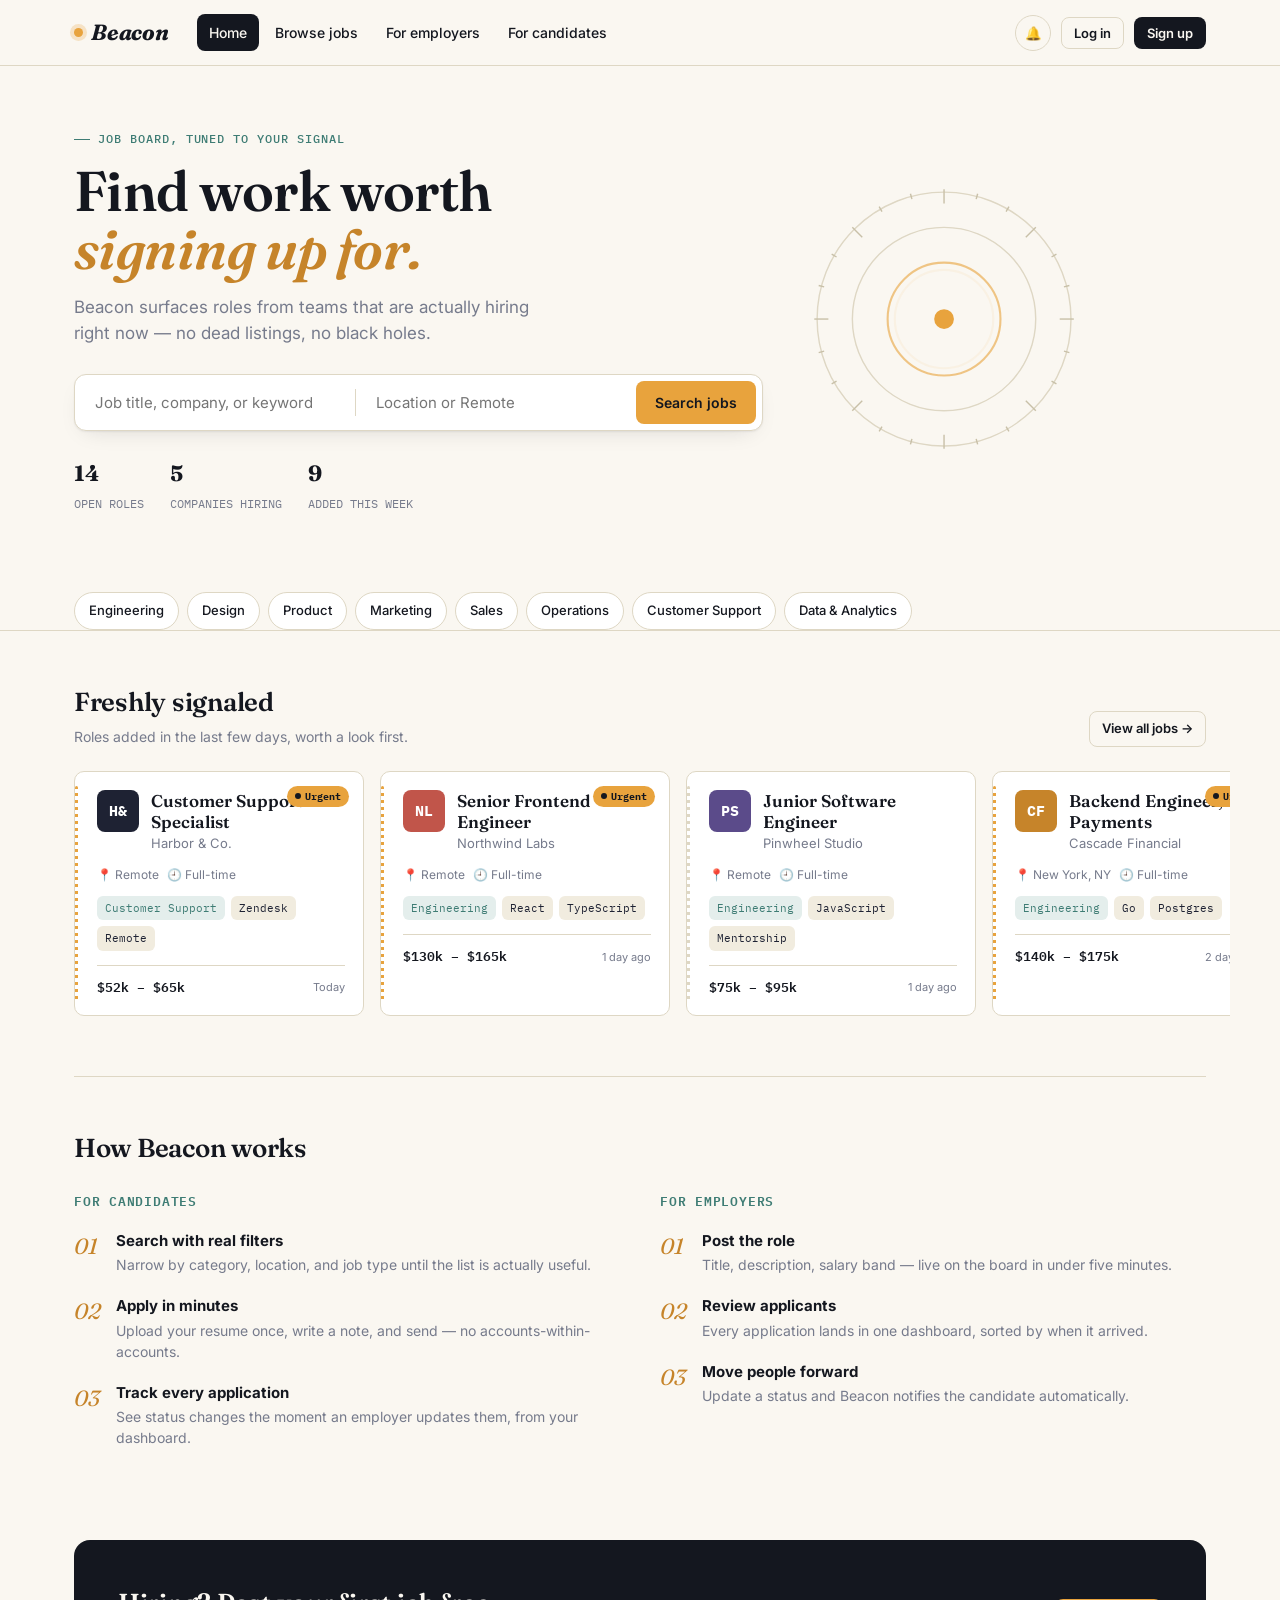
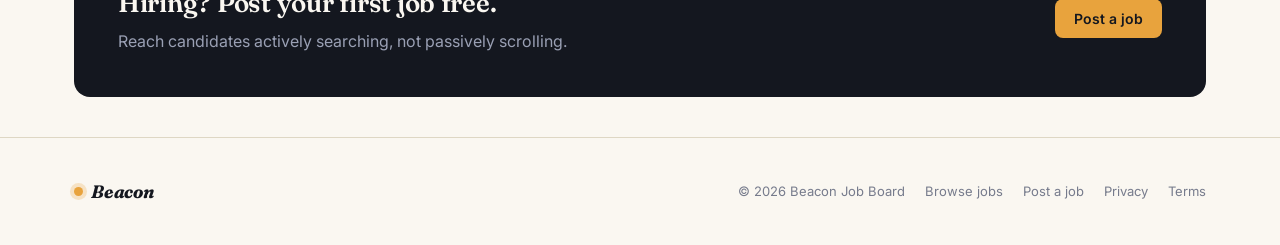
<file: index.html>
<!DOCTYPE html>
<html lang="en">
<head>
<meta charset="UTF-8">
<meta name="viewport" content="width=device-width, initial-scale=1.0">
<title>Beacon — Find work worth signing up for</title>
<link rel="preconnect" href="https://fonts.googleapis.com">
<link href="https://fonts.googleapis.com/css2?family=Fraunces:ital,opsz,wght@0,9..144,400;0,9..144,600;0,9..144,700;1,9..144,600&family=Inter:wght@400;500;600;700&family=IBM+Plex+Mono:wght@400;500&display=swap" rel="stylesheet">
<style>
/* ============ TOKENS ============ */
:root{
  --ink:#14171F;
  --ink-soft:#1E2233;
  --paper:#FAF7F1;
  --paper-dim:#F1ECDF;
  --line:#DED7C4;
  --line-dark:#333750;
  --amber:#E8A33D;
  --amber-dark:#C6842A;
  --teal:#3E7C74;
  --teal-dim:#E4EEEC;
  --rose:#C1554A;
  --rose-dim:#F6E4E2;
  --text-muted:#767B8C;
  --text-on-dark-muted:#9AA0B4;
  --radius:10px;
  --shadow:0 1px 2px rgba(20,23,31,0.06), 0 8px 24px -12px rgba(20,23,31,0.18);
  --serif:'Fraunces', Georgia, serif;
  --sans:'Inter', -apple-system, BlinkMacSystemFont, sans-serif;
  --mono:'IBM Plex Mono', monospace;
}
*{box-sizing:border-box;}
html,body{margin:0;padding:0;}
body{
  font-family:var(--sans);
  background:var(--paper);
  color:var(--ink);
  -webkit-font-smoothing:antialiased;
  line-height:1.5;
}
a{color:inherit;text-decoration:none;}
button{font-family:inherit;cursor:pointer;}
input,select,textarea{font-family:inherit;}
h1,h2,h3,h4{font-family:var(--serif);font-weight:600;margin:0;letter-spacing:-0.01em;}
p{margin:0;}
img{max-width:100%;display:block;}
::selection{background:var(--amber);color:var(--ink);}
:focus-visible{outline:2px solid var(--amber-dark);outline-offset:2px;}

.wrap{max-width:1180px;margin:0 auto;padding:0 24px;}
@media(max-width:640px){.wrap{padding:0 16px;}}

/* ============ NAV ============ */
.nav{
  position:sticky;top:0;z-index:40;
  background:rgba(250,247,241,0.92);
  backdrop-filter:blur(10px);
  border-bottom:1px solid var(--line);
}
.nav-inner{max-width:1180px;margin:0 auto;padding:14px 24px;display:flex;align-items:center;gap:28px;}
.brand{display:flex;align-items:center;gap:8px;font-family:var(--serif);font-style:italic;font-weight:700;font-size:22px;letter-spacing:-0.01em;}
.brand-dot{width:9px;height:9px;border-radius:50%;background:var(--amber);box-shadow:0 0 0 4px rgba(232,163,61,0.25);flex-shrink:0;}
.nav-links{display:flex;gap:4px;flex:1;}
.nav-link{padding:8px 12px;border-radius:8px;font-size:14px;font-weight:500;color:var(--ink);}
.nav-link:hover{background:var(--paper-dim);}
.nav-link.active{background:var(--ink);color:var(--paper);}
.nav-right{display:flex;align-items:center;gap:10px;}
.icon-btn{width:36px;height:36px;border-radius:50%;border:1px solid var(--line);background:transparent;display:flex;align-items:center;justify-content:center;position:relative;}
.icon-btn:hover{background:var(--paper-dim);}
.badge-count{position:absolute;top:-4px;right:-4px;background:var(--rose);color:#fff;font-size:10px;font-weight:700;min-width:16px;height:16px;border-radius:8px;display:flex;align-items:center;justify-content:center;padding:0 3px;font-family:var(--mono);}
.btn{
  display:inline-flex;align-items:center;gap:6px;justify-content:center;
  padding:10px 18px;border-radius:8px;font-size:14px;font-weight:600;border:1px solid transparent;
  transition:transform .12s ease, background .12s ease;
}
.btn:active{transform:scale(0.97);}
.btn-primary{background:var(--ink);color:var(--paper);}
.btn-primary:hover{background:var(--ink-soft);}
.btn-amber{background:var(--amber);color:var(--ink);}
.btn-amber:hover{background:var(--amber-dark);}
.btn-ghost{background:transparent;border-color:var(--line);color:var(--ink);}
.btn-ghost:hover{background:var(--paper-dim);}
.btn-sm{padding:7px 12px;font-size:13px;}
.btn-danger{background:var(--rose-dim);color:var(--rose);}
.btn-danger:hover{background:#f0d2ce;}
.btn-block{width:100%;}
.user-chip{display:flex;align-items:center;gap:8px;padding:5px 12px 5px 5px;border-radius:24px;background:var(--paper-dim);border:1px solid var(--line);font-size:13px;font-weight:600;}
.avatar{width:28px;height:28px;border-radius:50%;display:flex;align-items:center;justify-content:center;font-family:var(--mono);font-size:12px;font-weight:700;color:#fff;flex-shrink:0;}
.hamburger{display:none;width:36px;height:36px;border:1px solid var(--line);border-radius:8px;background:transparent;align-items:center;justify-content:center;}
.mobile-menu{display:none;flex-direction:column;gap:2px;padding:10px 16px 16px;border-bottom:1px solid var(--line);background:var(--paper);}
.mobile-menu.open{display:flex;}
.mobile-menu .nav-link{padding:12px;}

@media(max-width:860px){
  .nav-links{display:none;}
  .hamburger{display:flex;}
}

/* ============ HERO ============ */
.hero{position:relative;overflow:hidden;border-bottom:1px solid var(--line);}
.hero-inner{max-width:1180px;margin:0 auto;padding:64px 24px 56px;display:grid;grid-template-columns:1.1fr 0.7fr;gap:40px;align-items:center;}
.eyebrow{font-family:var(--mono);font-size:12px;letter-spacing:0.08em;text-transform:uppercase;color:var(--teal);font-weight:500;display:flex;align-items:center;gap:8px;margin-bottom:14px;}
.eyebrow::before{content:'';width:16px;height:1px;background:var(--teal);}
.hero h1{font-size:clamp(34px,5vw,56px);line-height:1.03;max-width:620px;}
.hero h1 em{font-style:italic;color:var(--amber-dark);}
.hero-sub{margin-top:18px;font-size:17px;color:var(--text-muted);max-width:480px;}
.search-bar{margin-top:28px;display:flex;background:#fff;border:1px solid var(--line);border-radius:12px;box-shadow:var(--shadow);padding:6px;gap:6px;}
.search-bar input{flex:1;border:none;background:transparent;padding:12px 14px;font-size:15px;min-width:0;}
.search-bar input:focus{outline:none;}
.search-bar .divider{width:1px;background:var(--line);margin:8px 0;}
.search-bar button{white-space:nowrap;}
@media(max-width:640px){.search-bar{flex-direction:column;}.search-bar .divider{display:none;}}
.stat-row{display:flex;gap:26px;margin-top:26px;flex-wrap:wrap;}
.stat b{font-family:var(--serif);font-size:22px;display:block;}
.stat span{font-size:12px;color:var(--text-muted);font-family:var(--mono);}
.beacon-graphic{position:relative;width:100%;aspect-ratio:1;max-width:340px;justify-self:end;}
@media(max-width:860px){.hero-inner{grid-template-columns:1fr;}.beacon-graphic{display:none;}}

/* ============ CHIPS ============ */
.chip-row{display:flex;gap:8px;flex-wrap:wrap;padding:22px 0 0;}
.chip{padding:8px 14px;border-radius:20px;border:1px solid var(--line);background:#fff;font-size:13px;font-weight:500;white-space:nowrap;}
.chip:hover{border-color:var(--ink);}
.chip.active{background:var(--ink);color:var(--paper);border-color:var(--ink);}

/* ============ SECTION ============ */
.section{padding:52px 0;}
.section-head{display:flex;justify-content:space-between;align-items:flex-end;margin-bottom:24px;gap:16px;}
.section-head h2{font-size:26px;}
.section-head .sub{color:var(--text-muted);font-size:14px;margin-top:4px;}

/* ============ JOB CARD ============ */
.card-scroll{display:flex;gap:16px;overflow-x:auto;padding-bottom:8px;margin:0 -24px;padding-left:24px;padding-right:24px;}
.card-scroll::-webkit-scrollbar{height:6px;}
.card-scroll::-webkit-scrollbar-thumb{background:var(--line);border-radius:3px;}
.job-card{
  position:relative;background:#fff;border:1px solid var(--line);border-radius:var(--radius);
  padding:18px 18px 18px 22px;cursor:pointer;transition:box-shadow .15s ease, transform .15s ease, border-color .15s ease;
}
.job-card:hover{box-shadow:var(--shadow);border-color:#c8c0a8;transform:translateY(-2px);}
.job-card::before{
  content:'';position:absolute;left:0;top:14px;bottom:14px;width:3px;border-radius:2px;
  background:repeating-linear-gradient(to bottom, var(--line) 0 3px, transparent 3px 7px);
}
.job-card.urgent::before{background:repeating-linear-gradient(to bottom, var(--amber) 0 3px, transparent 3px 7px);}
.card-scroll .job-card{min-width:290px;max-width:290px;flex-shrink:0;}
.job-top{display:flex;gap:12px;align-items:flex-start;}
.logo-sq{width:42px;height:42px;border-radius:8px;flex-shrink:0;display:flex;align-items:center;justify-content:center;color:#fff;font-family:var(--mono);font-weight:700;font-size:15px;}
.job-title{font-family:var(--serif);font-size:17px;font-weight:600;line-height:1.25;}
.job-company{font-size:13px;color:var(--text-muted);margin-top:2px;}
.job-meta{display:flex;flex-wrap:wrap;gap:8px;margin-top:12px;font-size:12px;color:var(--text-muted);}
.job-meta span{display:flex;align-items:center;gap:4px;}
.tag-row{display:flex;flex-wrap:wrap;gap:6px;margin-top:12px;}
.tag{background:var(--paper-dim);border-radius:6px;padding:4px 8px;font-size:11px;font-family:var(--mono);color:var(--ink-soft);}
.tag.teal{background:var(--teal-dim);color:var(--teal);}
.tag.amber{background:#FBEBD1;color:var(--amber-dark);}
.job-foot{display:flex;justify-content:space-between;align-items:center;margin-top:14px;padding-top:12px;border-top:1px solid var(--line);}
.salary{font-family:var(--mono);font-size:13px;font-weight:600;}
.posted{font-size:11px;color:var(--text-muted);}
.urgent-pill{position:absolute;top:14px;right:14px;background:var(--amber);color:var(--ink);font-size:10px;font-weight:700;padding:3px 8px;border-radius:12px;font-family:var(--mono);display:flex;align-items:center;gap:4px;}
.pulse-dot{width:6px;height:6px;border-radius:50%;background:var(--ink);animation:pulse 1.6s infinite;}
@keyframes pulse{0%,100%{opacity:1;}50%{opacity:0.3;}}

.job-grid{display:grid;grid-template-columns:repeat(auto-fill,minmax(280px,1fr));gap:16px;}

/* ============ LISTINGS LAYOUT ============ */
.listings-layout{display:grid;grid-template-columns:250px 1fr;gap:32px;align-items:flex-start;}
@media(max-width:860px){.listings-layout{grid-template-columns:1fr;}}
.filter-panel{background:#fff;border:1px solid var(--line);border-radius:var(--radius);padding:20px;position:sticky;top:80px;}
.filter-group{margin-bottom:22px;}
.filter-group:last-child{margin-bottom:0;}
.filter-group h4{font-size:12px;text-transform:uppercase;letter-spacing:0.06em;font-family:var(--mono);color:var(--text-muted);margin-bottom:10px;font-weight:500;}
.check-row{display:flex;align-items:center;gap:8px;padding:5px 0;font-size:14px;cursor:pointer;}
.check-row input{width:15px;height:15px;accent-color:var(--ink);}
.select-field{width:100%;padding:9px 10px;border:1px solid var(--line);border-radius:7px;background:#fff;font-size:14px;}
.mobile-filter-toggle{display:none;margin-bottom:16px;}
@media(max-width:860px){
  .filter-panel{position:static;display:none;}
  .filter-panel.open{display:block;}
  .mobile-filter-toggle{display:flex;}
}
.results-head{display:flex;justify-content:space-between;align-items:center;margin-bottom:16px;flex-wrap:wrap;gap:10px;}
.results-count{font-size:14px;color:var(--text-muted);}
.results-count b{color:var(--ink);}
.listings-list{display:flex;flex-direction:column;gap:12px;}
.listings-list .job-card{padding:20px 20px 20px 24px;}
.listings-list .job-top{align-items:center;}
.empty-state{text-align:center;padding:60px 20px;color:var(--text-muted);}
.empty-state h3{color:var(--ink);margin-bottom:8px;}

/* ============ JOB DETAIL ============ */
.detail-layout{display:grid;grid-template-columns:1fr 300px;gap:40px;align-items:flex-start;}
@media(max-width:860px){.detail-layout{grid-template-columns:1fr;}}
.detail-header{border-bottom:1px solid var(--line);padding-bottom:24px;margin-bottom:24px;}
.back-link{display:inline-flex;align-items:center;gap:6px;font-size:13px;color:var(--text-muted);margin-bottom:18px;font-weight:500;}
.back-link:hover{color:var(--ink);}
.detail-title-row{display:flex;gap:16px;align-items:flex-start;}
.detail-title-row h1{font-size:clamp(24px,3.4vw,34px);}
.detail-meta{display:flex;gap:16px;flex-wrap:wrap;margin-top:12px;font-size:14px;color:var(--text-muted);}
.detail-meta span{display:flex;align-items:center;gap:6px;}
.detail-body h3{font-size:16px;margin:26px 0 10px;}
.detail-body p, .detail-body li{color:#3B3F4D;font-size:15px;line-height:1.7;}
.detail-body ul{padding-left:20px;margin:0;}
.detail-body li{margin-bottom:6px;}
.side-card{background:#fff;border:1px solid var(--line);border-radius:var(--radius);padding:20px;margin-bottom:16px;}
.side-card h4{font-size:13px;text-transform:uppercase;letter-spacing:0.05em;font-family:var(--mono);color:var(--text-muted);margin-bottom:12px;font-weight:500;}
.apply-box{position:sticky;top:80px;}
.company-row{display:flex;align-items:center;gap:12px;margin-bottom:6px;}
.company-row .logo-sq{width:44px;height:44px;}

/* ============ FORMS ============ */
.form-group{margin-bottom:18px;}
.form-group label{display:block;font-size:13px;font-weight:600;margin-bottom:6px;}
.form-group .hint{font-size:12px;color:var(--text-muted);margin-top:5px;}
.form-control{width:100%;padding:11px 13px;border:1px solid var(--line);border-radius:8px;background:#fff;font-size:14px;}
.form-control:focus{outline:none;border-color:var(--ink);}
textarea.form-control{resize:vertical;min-height:100px;font-family:inherit;}
.form-row{display:grid;grid-template-columns:1fr 1fr;gap:14px;}
@media(max-width:520px){.form-row{grid-template-columns:1fr;}}
.file-drop{border:1.5px dashed var(--line);border-radius:10px;padding:22px;text-align:center;cursor:pointer;background:var(--paper-dim);}
.file-drop:hover{border-color:var(--ink);}
.file-drop.has-file{border-style:solid;border-color:var(--teal);background:var(--teal-dim);}
.role-toggle{display:flex;border:1px solid var(--line);border-radius:9px;overflow:hidden;margin-bottom:20px;}
.role-toggle button{flex:1;padding:11px;background:#fff;font-size:14px;font-weight:600;border:none;color:var(--text-muted);}
.role-toggle button.active{background:var(--ink);color:var(--paper);}
.security-note{display:flex;gap:8px;align-items:flex-start;font-size:12px;color:var(--text-muted);margin-top:14px;padding:10px 12px;background:var(--paper-dim);border-radius:8px;}

/* ============ MODAL ============ */
.modal-overlay{position:fixed;inset:0;background:rgba(20,23,31,0.5);z-index:100;display:flex;align-items:center;justify-content:center;padding:20px;animation:fadeIn .15s ease;}
@keyframes fadeIn{from{opacity:0;}to{opacity:1;}}
.modal{background:#fff;border-radius:14px;max-width:440px;width:100%;padding:28px;max-height:90vh;overflow-y:auto;box-shadow:0 20px 60px rgba(0,0,0,0.25);}
.modal.wide{max-width:560px;}
.modal-head{display:flex;justify-content:space-between;align-items:center;margin-bottom:20px;}
.modal-head h3{font-size:20px;}
.modal-close{width:30px;height:30px;border-radius:50%;border:none;background:var(--paper-dim);font-size:16px;}
.tabs{display:flex;gap:4px;border-bottom:1px solid var(--line);margin-bottom:24px;}
.tab-btn{padding:10px 16px;font-size:14px;font-weight:600;color:var(--text-muted);border-bottom:2px solid transparent;background:none;border-top:none;border-left:none;border-right:none;margin-bottom:-1px;}
.tab-btn.active{color:var(--ink);border-bottom-color:var(--amber);}

/* ============ DASHBOARD ============ */
.dash-head{display:flex;justify-content:space-between;align-items:center;margin-bottom:8px;flex-wrap:wrap;gap:12px;}
.stat-cards{display:grid;grid-template-columns:repeat(auto-fit,minmax(150px,1fr));gap:14px;margin:24px 0 32px;}
.stat-card{background:#fff;border:1px solid var(--line);border-radius:var(--radius);padding:18px;}
.stat-card b{font-family:var(--serif);font-size:28px;display:block;}
.stat-card span{font-size:12px;color:var(--text-muted);font-family:var(--mono);}
.table-wrap{background:#fff;border:1px solid var(--line);border-radius:var(--radius);overflow:hidden;}
.dtable{width:100%;border-collapse:collapse;font-size:14px;}
.dtable th{text-align:left;padding:12px 16px;font-size:11px;text-transform:uppercase;letter-spacing:0.05em;color:var(--text-muted);font-family:var(--mono);font-weight:500;background:var(--paper-dim);border-bottom:1px solid var(--line);}
.dtable td{padding:14px 16px;border-bottom:1px solid var(--line);vertical-align:middle;}
.dtable tr:last-child td{border-bottom:none;}
.dtable .actions{display:flex;gap:6px;flex-wrap:wrap;}
.status-badge{padding:4px 10px;border-radius:20px;font-size:11px;font-weight:700;font-family:var(--mono);text-transform:uppercase;letter-spacing:0.03em;display:inline-block;}
.status-active{background:var(--teal-dim);color:var(--teal);}
.status-closed{background:#EEE9DC;color:var(--text-muted);}
.status-new{background:#E3E8FB;color:#3B4FCC;}
.status-reviewed{background:#FBEBD1;color:var(--amber-dark);}
.status-interview{background:var(--teal-dim);color:var(--teal);}
.status-hired{background:#DCF0D8;color:#2F7A24;}
.status-rejected{background:var(--rose-dim);color:var(--rose);}
@media(max-width:700px){.table-wrap{overflow-x:auto;}.dtable{min-width:640px;}}
.skill-editor{display:flex;flex-wrap:wrap;gap:8px;margin-top:8px;}
.skill-chip{background:var(--paper-dim);padding:5px 10px 5px 12px;border-radius:16px;font-size:12px;display:flex;align-items:center;gap:6px;}
.skill-chip button{background:none;border:none;color:var(--text-muted);font-size:14px;line-height:1;padding:0;}

/* ============ TOAST ============ */
.toast-stack{position:fixed;bottom:20px;right:20px;z-index:200;display:flex;flex-direction:column;gap:10px;max-width:340px;}
@media(max-width:520px){.toast-stack{left:16px;right:16px;max-width:none;}}
.toast{background:var(--ink);color:var(--paper);padding:14px 16px;border-radius:10px;font-size:13px;display:flex;gap:10px;align-items:flex-start;box-shadow:0 10px 30px rgba(0,0,0,0.25);animation:slideUp .2s ease;}
@keyframes slideUp{from{opacity:0;transform:translateY(8px);}to{opacity:1;transform:translateY(0);}}
.toast b{color:var(--amber);}

/* ============ FOOTER ============ */
.site-footer{border-top:1px solid var(--line);padding:40px 0;margin-top:40px;}
.footer-row{display:flex;justify-content:space-between;align-items:center;flex-wrap:wrap;gap:16px;}
.footer-row .brand{font-size:18px;}
.footer-links{display:flex;gap:20px;font-size:13px;color:var(--text-muted);flex-wrap:wrap;}

/* ============ HOW IT WORKS ============ */
.how-grid{display:grid;grid-template-columns:1fr 1fr;gap:40px;}
@media(max-width:760px){.how-grid{grid-template-columns:1fr;}}
.how-col h3{font-size:13px;text-transform:uppercase;letter-spacing:0.06em;font-family:var(--mono);color:var(--teal);margin-bottom:18px;}
.step{display:flex;gap:14px;margin-bottom:20px;}
.step-num{font-family:var(--serif);font-style:italic;font-size:22px;color:var(--amber-dark);flex-shrink:0;width:28px;}
.step p{font-size:14px;color:var(--text-muted);margin-top:2px;}
.step strong{font-size:15px;display:block;}

.cta-band{background:var(--ink);color:var(--paper);border-radius:16px;padding:44px;display:flex;justify-content:space-between;align-items:center;flex-wrap:wrap;gap:20px;margin:20px 0;}
.cta-band h2{color:var(--paper);font-size:26px;}
.cta-band p{color:var(--text-on-dark-muted);margin-top:6px;}

.notif-panel{position:absolute;top:48px;right:0;width:320px;background:#fff;border:1px solid var(--line);border-radius:12px;box-shadow:var(--shadow);z-index:60;overflow:hidden;}
.notif-item{padding:14px 16px;border-bottom:1px solid var(--line);font-size:13px;}
.notif-item:last-child{border-bottom:none;}
.notif-item .t{font-size:11px;color:var(--text-muted);font-family:var(--mono);margin-top:4px;}
.notif-empty{padding:24px;text-align:center;color:var(--text-muted);font-size:13px;}

.page-pad{padding:40px 0 60px;}
.center-col{max-width:520px;margin:0 auto;}
.success-box{text-align:center;padding:50px 20px;}
.success-icon{width:64px;height:64px;border-radius:50%;background:var(--teal-dim);color:var(--teal);display:flex;align-items:center;justify-content:center;margin:0 auto 20px;font-size:28px;}
</style>
</head>
<body>
<div id="app"></div>
<div id="toast-stack" class="toast-stack"></div>

<script>
(function(){

/* ================= DATA ================= */
const CATEGORIES = ['Engineering','Design','Product','Marketing','Sales','Operations','Customer Support','Data & Analytics'];
const TYPES = ['Full-time','Part-time','Contract','Internship'];
const AVATAR_COLORS = ['#3E7C74','#C6842A','#3B4FCC','#C1554A','#5B4B8A','#1E2233','#2F7A24'];

function colorFor(str){
  let h=0; for(let i=0;i<str.length;i++) h = str.charCodeAt(i) + ((h<<5)-h);
  return AVATAR_COLORS[Math.abs(h)%AVATAR_COLORS.length];
}
function initials(name){
  return name.split(' ').map(w=>w[0]).slice(0,2).join('').toUpperCase();
}

let jobIdCounter = 100;
const RAW_JOBS = [
 {title:'Senior Frontend Engineer',company:'Northwind Labs',category:'Engineering',location:'Remote',type:'Full-time',salaryMin:130,salaryMax:165,daysAgo:1,urgent:true,tags:['React','TypeScript','Remote-first'],desc:"Northwind Labs builds infrastructure tooling used by thousands of engineering teams. You'll own the frontend architecture for our developer dashboard, working closely with design and platform engineering.",resp:['Lead the rebuild of our core dashboard in React and TypeScript','Set frontend architecture standards across three product teams','Mentor two mid-level engineers and review design proposals','Partner with product and design on new feature rollouts'],reqs:['5+ years building production web applications','Deep knowledge of React, TypeScript, and modern build tooling','Experience owning architecture decisions, not just implementing them','Comfortable working async across time zones']},
 {title:'Product Designer',company:'Northwind Labs',category:'Design',location:'San Francisco, CA',type:'Full-time',salaryMin:115,salaryMax:145,daysAgo:3,urgent:false,tags:['Figma','Design Systems'],desc:"We're looking for a product designer to help shape the next generation of our developer tools, from early concept sketches through shipped, polished UI.",resp:['Design end-to-end flows for new platform features','Maintain and extend our shared component library','Run lightweight user research and synthesize findings','Collaborate directly with engineers during implementation'],reqs:['3+ years of product design experience','A portfolio showing systems thinking, not just visuals','Fluency in Figma and prototyping tools','Experience designing for technical audiences a plus']},
 {title:'Backend Engineer, Payments',company:'Cascade Financial',category:'Engineering',location:'New York, NY',type:'Full-time',salaryMin:140,salaryMax:175,daysAgo:2,urgent:true,tags:['Go','Postgres','Fintech'],desc:"Cascade Financial is rebuilding how small businesses move money. Join the payments team to build the ledger and settlement systems that process millions of transactions monthly.",resp:['Design and build services handling money movement and settlement','Improve reliability and observability of the payments pipeline','Work with compliance to ensure regulatory requirements are met','Participate in an on-call rotation for payment-critical services'],reqs:['4+ years backend engineering experience, ideally with Go or Java','Experience with distributed systems and data consistency guarantees','Prior fintech or payments experience is a strong plus','Comfort working in a regulated environment']},
 {title:'Growth Marketing Manager',company:'Cascade Financial',category:'Marketing',location:'New York, NY',type:'Full-time',salaryMin:95,salaryMax:120,daysAgo:6,urgent:false,tags:['SEO','Lifecycle','B2B'],desc:"Own the growth marketing function for Cascade's small business banking product, from acquisition campaigns through lifecycle and retention programs.",resp:['Plan and execute paid and organic acquisition campaigns','Build lifecycle email and in-app messaging programs','Own the growth marketing budget and report on ROI','Partner with product on onboarding and activation experiments'],reqs:['4+ years in growth or performance marketing, B2B preferred','Strong analytical skills and comfort with SQL basics','Experience with lifecycle tools like Braze or Customer.io','Excellent written communication']},
 {title:'Customer Support Specialist',company:'Harbor & Co.',category:'Customer Support',location:'Remote',type:'Full-time',salaryMin:52,salaryMax:65,daysAgo:0,urgent:true,tags:['Zendesk','Remote'],desc:"Harbor & Co. sells handmade home goods to customers worldwide. We're looking for a support specialist who genuinely enjoys solving problems and making people's day a little better.",resp:['Respond to customer inquiries across email and chat','Troubleshoot order, shipping, and product issues','Document recurring issues and flag trends to the product team','Maintain our help center articles'],reqs:['1+ years in a customer-facing support role','Excellent written communication','Comfortable working independently in a remote setting','Experience with Zendesk or similar tools a plus']},
 {title:'Warehouse Operations Lead',company:'Harbor & Co.',category:'Operations',location:'Austin, TX',type:'Full-time',salaryMin:58,salaryMax:70,daysAgo:9,urgent:false,tags:['Logistics','Inventory'],desc:"Lead day-to-day operations at our Austin fulfillment center, overseeing a small team and ensuring orders ship accurately and on time.",resp:['Manage daily warehouse operations and a team of six associates','Own inventory accuracy and cycle counts','Improve pick, pack, and ship processes','Coordinate with carriers on shipping logistics'],reqs:['2+ years in warehouse or fulfillment operations','Experience leading a small team','Comfortable with inventory management software','Strong organizational skills']},
 {title:'Data Analyst',company:'Bluefield Health',category:'Data & Analytics',location:'Remote',type:'Full-time',salaryMin:90,salaryMax:115,daysAgo:4,urgent:false,tags:['SQL','Python','Healthcare'],desc:"Bluefield Health builds software for clinical scheduling. As a data analyst, you'll help clinical operations teams understand utilization and outcomes across hundreds of care sites.",resp:['Build and maintain dashboards used by clinical ops leadership','Analyze scheduling and utilization data to find efficiency gains','Partner with product to define key metrics for new features','Present findings to non-technical stakeholders'],reqs:['2+ years in a data analyst or similar role','Strong SQL skills and familiarity with Python or R','Experience with BI tools like Looker or Tableau','Healthcare experience is a plus, not required']},
 {title:'Account Executive',company:'Bluefield Health',category:'Sales',location:'Chicago, IL',type:'Full-time',salaryMin:80,salaryMax:110,daysAgo:12,urgent:false,tags:['SaaS','Healthcare','Quota-carrying'],desc:"Sell Bluefield's scheduling platform into mid-sized clinics and hospital systems, owning the full cycle from discovery to close.",resp:['Manage a full-cycle sales pipeline for mid-market accounts','Run product demos tailored to clinical operations buyers','Negotiate contracts and close new business','Collaborate with customer success on smooth handoffs'],reqs:['3+ years of B2B SaaS sales experience','Healthcare or clinical software experience preferred','Track record of hitting or exceeding quota','Comfortable with a consultative sales process']},
 {title:'Junior Software Engineer',company:'Pinwheel Studio',category:'Engineering',location:'Remote',type:'Full-time',salaryMin:75,salaryMax:95,daysAgo:1,urgent:false,tags:['JavaScript','Mentorship','Remote'],desc:"Pinwheel Studio makes creative tools for independent game developers. We're hiring a junior engineer to join our small, close-knit team and grow quickly with real mentorship.",resp:['Build features across our web-based editor','Fix bugs reported by our creator community','Pair regularly with senior engineers on larger projects','Write tests and documentation for what you ship'],reqs:['1-2 years of professional or internship experience','Solid JavaScript fundamentals','Genuine curiosity and willingness to ask questions','A portfolio or side projects are a plus']},
 {title:'UX Researcher (Contract)',company:'Pinwheel Studio',category:'Design',location:'Remote',type:'Contract',salaryMin:60,salaryMax:75,daysAgo:15,urgent:false,tags:['Research','3-month contract'],desc:"A three-month contract to run a foundational research study on how independent creators discover and adopt new tools inside our editor.",resp:['Plan and conduct 15-20 user interviews','Synthesize findings into an actionable report','Present recommendations to the product and design team','Help define research practices for future studies'],reqs:['3+ years of UX research experience','Experience with both qualitative and quantitative methods','Strong synthesis and storytelling skills','Available for a 3-month engagement']},
 {title:'DevOps Engineer',company:'Cascade Financial',category:'Engineering',location:'Remote',type:'Full-time',salaryMin:135,salaryMax:160,daysAgo:5,urgent:false,tags:['AWS','Kubernetes','Terraform'],desc:"Own the infrastructure that keeps Cascade's payment systems reliable, secure, and easy for other engineers to deploy against.",resp:['Maintain and improve our Kubernetes-based infrastructure','Build CI/CD pipelines used by every engineering team','Own infrastructure-as-code practices with Terraform','Lead incident response for infrastructure issues'],reqs:['4+ years in DevOps, SRE, or infrastructure engineering','Deep experience with AWS, Kubernetes, and Terraform','Strong understanding of security best practices','Experience in a regulated or high-uptime environment']},
 {title:'Marketing Intern',company:'Harbor & Co.',category:'Marketing',location:'Austin, TX',type:'Internship',salaryMin:20,salaryMax:24,daysAgo:8,urgent:false,tags:['Internship','Content'],desc:"A summer internship supporting the Harbor & Co. marketing team across content, social, and email campaigns.",resp:['Draft copy for email campaigns and product pages','Support social media content calendar and scheduling','Help analyze campaign performance data','Assist with photoshoots for new product launches'],reqs:['Currently pursuing a degree in marketing, communications, or related field','Strong writing skills','Interest in ecommerce or consumer brands','Available for a 10-12 week summer internship']},
 {title:'Product Manager, Platform',company:'Northwind Labs',category:'Product',location:'San Francisco, CA',type:'Full-time',salaryMin:145,salaryMax:180,daysAgo:2,urgent:true,tags:['B2B','Developer Tools'],desc:"Own the roadmap for Northwind's platform APIs, working directly with the engineers and customers who build on top of us every day.",resp:['Define and prioritize the platform API roadmap','Talk to customers weekly to understand integration pain points','Write clear specs and partner closely with engineering','Track adoption metrics and report progress to leadership'],reqs:['4+ years of product management experience','Experience with developer-facing or API products','Strong technical fluency, ability to read API docs and specs','Excellent written and verbal communication']},
 {title:'Part-Time Bookkeeper',company:'Harbor & Co.',category:'Operations',location:'Austin, TX',type:'Part-time',salaryMin:28,salaryMax:34,daysAgo:20,urgent:false,tags:['QuickBooks','Part-time'],desc:"Support our small finance team with day-to-day bookkeeping for a growing ecommerce business, roughly 20 hours per week.",resp:['Reconcile accounts payable and receivable weekly','Maintain accurate records in QuickBooks','Prepare monthly financial summaries for leadership','Support the annual audit process'],reqs:['2+ years of bookkeeping experience','Proficiency with QuickBooks','High attention to detail','Available approximately 20 hours per week']},
];

const jobs = RAW_JOBS.map((j,i)=>({
  id: 'job-'+(i+1),
  applicants: Math.floor(Math.random()*40)+2,
  status:'Active',
  employerId: 'emp-seed',
  ...j
}));

let notifications = [];
function addNotification(text){
  notifications.unshift({id:'n'+Date.now()+Math.random(), text, time:'Just now'});
}

const candidateSeed = {
  name:'Jordan Blake', email:'jordan@blake.dev', headline:'Frontend Engineer · React & TypeScript',
  skills:['React','TypeScript','CSS','Accessibility'], resume:'jordan-blake-resume.pdf',
  applications:[
    {jobId:'job-1', date:'3 days ago', status:'Reviewed'},
    {jobId:'job-9', date:'1 week ago', status:'New'},
  ],
  saved:['job-4','job-13']
};

/* ================= STATE ================= */
const state = {
  route:'home',
  params:{},
  user:null, // {role:'employer'|'candidate', name, email, ...}
  search:'', locationSearch:'',
  filters:{categories:[], types:[], location:'', remoteOnly:false},
  sort:'newest',
  mobileMenuOpen:false,
  mobileFiltersOpen:false,
  notifPanelOpen:false,
  authModal:null, // 'login' | 'signup' | null
  authRole:'candidate',
  employerTab:'overview',
  candidateTab:'applications',
  applyJobId:null,
  applySubmitted:false,
  resumeFileName:null,
  listingsLimit:8,
};

function go(route, params){
  state.route = route; state.params = params||{}; state.mobileMenuOpen=false; state.mobileFiltersOpen=false; state.notifPanelOpen=false;
  window.scrollTo(0,0);
  render();
}

/* ================= UTILS ================= */
function timeAgo(days){
  if(days===0) return 'Today';
  if(days===1) return '1 day ago';
  if(days<7) return days+' days ago';
  if(days<14) return '1 week ago';
  return Math.floor(days/7)+' weeks ago';
}
function fmtSalary(min,max){ return '$'+min+'k – $'+max+'k'; }
function esc(s){ return String(s).replace(/[&<>"']/g, c=>({'&':'&amp;','<':'&lt;','>':'&gt;','"':'&quot;',"'":'&#39;'}[c])); }

function showToast(msg, emailLine){
  const stack = document.getElementById('toast-stack');
  const el = document.createElement('div');
  el.className='toast';
  el.innerHTML = '<span>✦</span><span>'+msg+(emailLine?('<br><b>✉ '+emailLine+'</b>'):'')+'</span>';
  stack.appendChild(el);
  setTimeout(()=>{ el.style.transition='opacity .3s ease'; el.style.opacity='0'; setTimeout(()=>el.remove(),300); }, 3800);
}

function getJob(id){ return jobs.find(j=>j.id===id); }

/* ================= TEMPLATES ================= */

function beaconSVG(){
  return `<svg viewBox="0 0 200 200" width="100%" height="100%">
    <circle cx="100" cy="100" r="90" fill="none" stroke="#DED7C4" stroke-width="1"/>
    <circle cx="100" cy="100" r="65" fill="none" stroke="#DED7C4" stroke-width="1"/>
    <circle cx="100" cy="100" r="40" fill="none" stroke="#E8A33D" stroke-width="1.5" opacity="0.6"/>
    ${Array.from({length:24}).map((_,i)=>{
      const ang = (i/24)*Math.PI*2;
      const r1=92, r2 = i%3===0? 82:88;
      const x1=100+r1*Math.cos(ang), y1=100+r1*Math.sin(ang);
      const x2=100+r2*Math.cos(ang), y2=100+r2*Math.sin(ang);
      return `<line x1="${x1}" y1="${y1}" x2="${x2}" y2="${y2}" stroke="#C8C0A8" stroke-width="1"/>`;
    }).join('')}
    <circle cx="100" cy="100" r="7" fill="#E8A33D"/>
    <circle cx="100" cy="100" r="7" fill="none" stroke="#E8A33D" stroke-width="1.5">
      <animate attributeName="r" values="7;38;7" dur="3s" repeatCount="indefinite"/>
      <animate attributeName="opacity" values="0.8;0;0.8" dur="3s" repeatCount="indefinite"/>
    </circle>
  </svg>`;
}

function jobCardTpl(j){
  const saved = state.user && state.user.role==='candidate' && (state.user.saved||[]).includes(j.id);
  return `
  <div class="job-card ${j.urgent?'urgent':''}" data-action="view-job" data-id="${j.id}">
    ${j.urgent?`<div class="urgent-pill"><span class="pulse-dot"></span>Urgent</div>`:''}
    <div class="job-top">
      <div class="logo-sq" style="background:${colorFor(j.company)}">${initials(j.company)}</div>
      <div>
        <div class="job-title">${esc(j.title)}</div>
        <div class="job-company">${esc(j.company)}</div>
      </div>
    </div>
    <div class="job-meta">
      <span>📍 ${esc(j.location)}</span>
      <span>🕘 ${esc(j.type)}</span>
    </div>
    <div class="tag-row">
      <span class="tag teal">${esc(j.category)}</span>
      ${j.tags.slice(0,2).map(t=>`<span class="tag">${esc(t)}</span>`).join('')}
    </div>
    <div class="job-foot">
      <span class="salary">${fmtSalary(j.salaryMin,j.salaryMax)}</span>
      <span class="posted">${timeAgo(j.daysAgo)}</span>
    </div>
  </div>`;
}

function navTpl(){
  const active = r => state.route===r?'active':'';
  const notifCount = notifications.length;
  return `
  <div class="nav">
    <div class="nav-inner">
      <a class="brand" data-action="go" data-route="home"><span class="brand-dot"></span>Beacon</a>
      <div class="nav-links">
        <a class="nav-link ${active('home')}" data-action="go" data-route="home">Home</a>
        <a class="nav-link ${active('listings')}" data-action="go" data-route="listings">Browse jobs</a>
        <a class="nav-link ${active('employer')}" data-action="go-employer">For employers</a>
        <a class="nav-link ${active('candidate')}" data-action="go-candidate">For candidates</a>
      </div>
      <div class="nav-right">
        <div style="position:relative;">
          <button class="icon-btn" data-action="toggle-notif" title="Notifications">🔔${notifCount?`<span class="badge-count">${notifCount}</span>`:''}</button>
          ${state.notifPanelOpen?notifPanelTpl():''}
        </div>
        ${state.user?userChipTpl():`
          <button class="btn btn-ghost btn-sm" data-action="open-auth" data-mode="login">Log in</button>
          <button class="btn btn-primary btn-sm" data-action="open-auth" data-mode="signup">Sign up</button>
        `}
        <button class="hamburger" data-action="toggle-mobile-menu">${state.mobileMenuOpen?'✕':'☰'}</button>
      </div>
    </div>
    <div class="mobile-menu ${state.mobileMenuOpen?'open':''}">
      <a class="nav-link" data-action="go" data-route="home">Home</a>
      <a class="nav-link" data-action="go" data-route="listings">Browse jobs</a>
      <a class="nav-link" data-action="go-employer">For employers</a>
      <a class="nav-link" data-action="go-candidate">For candidates</a>
      ${!state.user?`<a class="nav-link" data-action="open-auth" data-mode="login">Log in</a>
      <a class="nav-link" data-action="open-auth" data-mode="signup">Sign up</a>`:''}
    </div>
  </div>`;
}

function notifPanelTpl(){
  return `<div class="notif-panel">
    ${notifications.length? notifications.slice(0,6).map(n=>`<div class="notif-item">${n.text}<div class="t">${n.time}</div></div>`).join('')
    : `<div class="notif-empty">No notifications yet.<br>Apply to a job or post one to see updates here.</div>`}
  </div>`;
}

function userChipTpl(){
  const u = state.user;
  return `<div class="user-chip" data-action="go-dashboard" style="cursor:pointer;">
    <div class="avatar" style="background:${colorFor(u.name)}">${initials(u.name)}</div>
    ${esc(u.name.split(' ')[0])}
  </div>
  <button class="btn btn-ghost btn-sm" data-action="logout">Log out</button>`;
}

function footerTpl(){
  return `<div class="site-footer"><div class="wrap footer-row">
    <div class="brand"><span class="brand-dot"></span>Beacon</div>
    <div class="footer-links">
      <span>© 2026 Beacon Job Board</span>
      <a data-action="go" data-route="listings">Browse jobs</a>
      <a data-action="go-employer">Post a job</a>
      <a href="#" data-action="none">Privacy</a>
      <a href="#" data-action="none">Terms</a>
    </div>
  </div></div>`;
}

/* ---------- HOME ---------- */
function homeTpl(){
  const featured = [...jobs].sort((a,b)=>a.daysAgo-b.daysAgo).slice(0,6);
  const companies = new Set(jobs.map(j=>j.company)).size;
  const addedThisWeek = jobs.filter(j=>j.daysAgo<7).length;
  return `
  <div class="hero">
    <div class="hero-inner">
      <div>
        <div class="eyebrow">Job board, tuned to your signal</div>
        <h1>Find work worth<br><em>signing up for.</em></h1>
        <p class="hero-sub">Beacon surfaces roles from teams that are actually hiring right now — no dead listings, no black holes.</p>
        <div class="search-bar">
          <input id="home-search-kw" type="text" placeholder="Job title, company, or keyword" value="${esc(state.search)}">
          <div class="divider"></div>
          <input id="home-search-loc" type="text" placeholder="Location or Remote" value="${esc(state.locationSearch)}">
          <button class="btn btn-amber" data-action="home-search">Search jobs</button>
        </div>
        <div class="stat-row">
          <div class="stat"><b>${jobs.length}</b><span>OPEN ROLES</span></div>
          <div class="stat"><b>${companies}</b><span>COMPANIES HIRING</span></div>
          <div class="stat"><b>${addedThisWeek}</b><span>ADDED THIS WEEK</span></div>
        </div>
      </div>
      <div class="beacon-graphic">${beaconSVG()}</div>
    </div>
    <div class="wrap">
      <div class="chip-row">
        ${CATEGORIES.map(c=>`<a class="chip" data-action="filter-category-go" data-cat="${esc(c)}">${esc(c)}</a>`).join('')}
      </div>
    </div>
  </div>

  <div class="wrap">
    <div class="section">
      <div class="section-head">
        <div><h2>Freshly signaled</h2><div class="sub">Roles added in the last few days, worth a look first.</div></div>
        <a class="btn btn-ghost btn-sm" data-action="go" data-route="listings">View all jobs →</a>
      </div>
      <div class="card-scroll">
        ${featured.map(jobCardTpl).join('')}
      </div>
    </div>

    <div class="section" style="border-top:1px solid var(--line);">
      <div class="section-head"><div><h2>How Beacon works</h2></div></div>
      <div class="how-grid">
        <div class="how-col">
          <h3>For candidates</h3>
          <div class="step"><div class="step-num">01</div><div><strong>Search with real filters</strong><p>Narrow by category, location, and job type until the list is actually useful.</p></div></div>
          <div class="step"><div class="step-num">02</div><div><strong>Apply in minutes</strong><p>Upload your resume once, write a note, and send — no accounts-within-accounts.</p></div></div>
          <div class="step"><div class="step-num">03</div><div><strong>Track every application</strong><p>See status changes the moment an employer updates them, from your dashboard.</p></div></div>
        </div>
        <div class="how-col">
          <h3>For employers</h3>
          <div class="step"><div class="step-num">01</div><div><strong>Post the role</strong><p>Title, description, salary band — live on the board in under five minutes.</p></div></div>
          <div class="step"><div class="step-num">02</div><div><strong>Review applicants</strong><p>Every application lands in one dashboard, sorted by when it arrived.</p></div></div>
          <div class="step"><div class="step-num">03</div><div><strong>Move people forward</strong><p>Update a status and Beacon notifies the candidate automatically.</p></div></div>
        </div>
      </div>
    </div>

    <div class="cta-band">
      <div><h2>Hiring? Post your first job free.</h2><p>Reach candidates actively searching, not passively scrolling.</p></div>
      <button class="btn btn-amber" data-action="go-employer">Post a job</button>
    </div>
  </div>`;
}

/* ---------- LISTINGS ---------- */
function filteredJobs(){
  let list = jobs.slice();
  const kw = (state.search||'').toLowerCase().trim();
  if(kw) list = list.filter(j=> j.title.toLowerCase().includes(kw) || j.company.toLowerCase().includes(kw) || j.tags.some(t=>t.toLowerCase().includes(kw)));
  const loc = (state.locationSearch||'').toLowerCase().trim();
  if(loc) list = list.filter(j=> j.location.toLowerCase().includes(loc) || (loc==='remote' && j.location==='Remote'));
  if(state.filters.categories.length) list = list.filter(j=>state.filters.categories.includes(j.category));
  if(state.filters.types.length) list = list.filter(j=>state.filters.types.includes(j.type));
  if(state.filters.location) list = list.filter(j=>j.location===state.filters.location);
  if(state.filters.remoteOnly) list = list.filter(j=>j.location==='Remote');
  if(state.sort==='newest') list.sort((a,b)=>a.daysAgo-b.daysAgo);
  if(state.sort==='salary') list.sort((a,b)=>b.salaryMax-a.salaryMax);
  return list;
}

function listingsTpl(){
  const list = filteredJobs();
  const shown = list.slice(0, state.listingsLimit);
  const locations = [...new Set(jobs.map(j=>j.location))].sort();
  return `
  <div class="wrap page-pad">
    <div class="section-head">
      <div><h2>Browse jobs</h2><div class="sub">Search and filter roles from every company on Beacon.</div></div>
    </div>
    <div class="search-bar" style="margin-bottom:20px;">
      <input id="list-search-kw" type="text" placeholder="Job title, company, or keyword" value="${esc(state.search)}">
      <div class="divider"></div>
      <input id="list-search-loc" type="text" placeholder="Location or Remote" value="${esc(state.locationSearch)}">
      <button class="btn btn-primary" data-action="list-search">Search</button>
    </div>

    <button class="btn btn-ghost mobile-filter-toggle" data-action="toggle-mobile-filters">⚙ Filters</button>

    <div class="listings-layout">
      <div class="filter-panel ${state.mobileFiltersOpen?'open':''}">
        <div class="filter-group">
          <h4>Category</h4>
          ${CATEGORIES.map(c=>`<label class="check-row"><input type="checkbox" data-action="toggle-cat" data-cat="${esc(c)}" ${state.filters.categories.includes(c)?'checked':''}> ${esc(c)}</label>`).join('')}
        </div>
        <div class="filter-group">
          <h4>Job type</h4>
          ${TYPES.map(t=>`<label class="check-row"><input type="checkbox" data-action="toggle-type" data-type="${esc(t)}" ${state.filters.types.includes(t)?'checked':''}> ${esc(t)}</label>`).join('')}
        </div>
        <div class="filter-group">
          <h4>Location</h4>
          <select class="select-field" data-action="set-location-filter">
            <option value="">All locations</option>
            ${locations.map(l=>`<option value="${esc(l)}" ${state.filters.location===l?'selected':''}>${esc(l)}</option>`).join('')}
          </select>
        </div>
        <div class="filter-group">
          <label class="check-row"><input type="checkbox" data-action="toggle-remote" ${state.filters.remoteOnly?'checked':''}> Remote only</label>
        </div>
        <button class="btn btn-ghost btn-sm btn-block" data-action="clear-filters">Clear filters</button>
      </div>

      <div>
        <div class="results-head">
          <div class="results-count"><b>${list.length}</b> jobs found</div>
          <select class="select-field" style="width:auto;" data-action="set-sort">
            <option value="newest" ${state.sort==='newest'?'selected':''}>Newest first</option>
            <option value="salary" ${state.sort==='salary'?'selected':''}>Highest salary</option>
          </select>
        </div>
        ${shown.length? `<div class="listings-list">${shown.map(jobCardTpl).join('')}</div>`
          : `<div class="empty-state"><h3>No jobs match those filters</h3><p>Try clearing a filter or searching a broader term.</p></div>`}
        ${list.length>shown.length? `<div style="text-align:center;margin-top:20px;"><button class="btn btn-ghost" data-action="load-more">Load more jobs</button></div>`:''}
      </div>
    </div>
  </div>`;
}

/* ---------- JOB DETAIL ---------- */
function jobDetailTpl(){
  const j = getJob(state.params.id);
  if(!j) return `<div class="wrap page-pad"><div class="empty-state"><h3>Job not found</h3><a class="btn btn-primary" data-action="go" data-route="listings">Browse jobs</a></div></div>`;
  const similar = jobs.filter(x=>x.id!==j.id && x.category===j.category).slice(0,3);
  const applied = state.user && state.user.role==='candidate' && (state.user.applications||[]).some(a=>a.jobId===j.id);
  const saved = state.user && state.user.role==='candidate' && (state.user.saved||[]).includes(j.id);
  return `
  <div class="wrap page-pad">
    <a class="back-link" data-action="go" data-route="listings">← Back to all jobs</a>
    <div class="detail-layout">
      <div>
        <div class="detail-header">
          <div class="detail-title-row">
            <div class="logo-sq" style="width:52px;height:52px;font-size:18px;background:${colorFor(j.company)}">${initials(j.company)}</div>
            <div>
              <h1>${esc(j.title)}</h1>
              <div style="margin-top:4px;color:var(--text-muted);font-size:15px;">${esc(j.company)}</div>
            </div>
          </div>
          <div class="detail-meta">
            <span>📍 ${esc(j.location)}</span>
            <span>🕘 ${esc(j.type)}</span>
            <span>💰 ${fmtSalary(j.salaryMin,j.salaryMax)}</span>
            <span>🗓 Posted ${timeAgo(j.daysAgo)}</span>
            <span>👥 ${j.applicants} applicants</span>
          </div>
          <div class="tag-row" style="margin-top:14px;">
            <span class="tag teal">${esc(j.category)}</span>
            ${j.tags.map(t=>`<span class="tag">${esc(t)}</span>`).join('')}
          </div>
        </div>
        <div class="detail-body">
          <h3>About the role</h3>
          <p>${esc(j.desc)}</p>
          <h3>What you'll do</h3>
          <ul>${j.resp.map(r=>`<li>${esc(r)}</li>`).join('')}</ul>
          <h3>What we're looking for</h3>
          <ul>${j.reqs.map(r=>`<li>${esc(r)}</li>`).join('')}</ul>
        </div>
      </div>
      <div class="apply-box">
        <div class="side-card">
          ${applied? `<div class="status-badge status-new" style="margin-bottom:10px;">Applied</div><p style="font-size:13px;color:var(--text-muted);">You've already applied to this role. Track it from your dashboard.</p><button class="btn btn-ghost btn-block" style="margin-top:12px;" data-action="go-candidate">View application</button>`
          : `<button class="btn btn-amber btn-block" data-action="start-apply" data-id="${j.id}">Apply for this job</button>`}
          <button class="btn btn-ghost btn-block" style="margin-top:10px;" data-action="toggle-save" data-id="${j.id}">${saved?'★ Saved':'☆ Save job'}</button>
        </div>
        <div class="side-card">
          <h4>About ${esc(j.company)}</h4>
          <p style="font-size:13px;color:var(--text-muted);line-height:1.6;">${esc(j.company)} is hiring across ${new Set(jobs.filter(x=>x.company===j.company).map(x=>x.category)).size} teams right now, with ${jobs.filter(x=>x.company===j.company).length} open roles on Beacon.</p>
        </div>
        ${similar.length? `<div class="side-card">
          <h4>Similar roles</h4>
          ${similar.map(s=>`<div data-action="view-job" data-id="${s.id}" style="cursor:pointer;padding:8px 0;border-bottom:1px solid var(--line);">
            <div style="font-size:13px;font-weight:600;">${esc(s.title)}</div>
            <div style="font-size:12px;color:var(--text-muted);">${esc(s.company)} · ${esc(s.location)}</div>
          </div>`).join('')}
        </div>`:''}
      </div>
    </div>
  </div>`;
}

/* ---------- APPLY ---------- */
function applyTpl(){
  const j = getJob(state.applyJobId);
  if(!j) return `<div class="wrap page-pad"><div class="empty-state"><h3>Nothing to apply to yet</h3><a class="btn btn-primary" data-action="go" data-route="listings">Browse jobs</a></div></div>`;
  if(state.applySubmitted){
    return `<div class="wrap page-pad"><div class="center-col success-box">
      <div class="success-icon">✓</div>
      <h2>Application sent</h2>
      <p style="color:var(--text-muted);margin-top:10px;">Your application for <strong>${esc(j.title)}</strong> at ${esc(j.company)} is in. We'll let you know the moment there's an update.</p>
      <div class="security-note" style="text-align:left;margin-top:20px;">✉ <span>A confirmation email was sent to ${esc(state.user?state.user.email:'you')}. Employers will contact you at this address if they move you forward.</span></div>
      <div style="display:flex;gap:10px;justify-content:center;margin-top:24px;flex-wrap:wrap;">
        <button class="btn btn-primary" data-action="go" data-route="listings">Keep browsing</button>
        <button class="btn btn-ghost" data-action="go-candidate">View my applications</button>
      </div>
    </div></div>`;
  }
  const u = state.user;
  return `<div class="wrap page-pad">
    <a class="back-link" data-action="go" data-route="job" data-id="${j.id}">← Back to job</a>
    <div class="center-col">
      <div class="side-card" style="margin-bottom:20px;">
        <div class="company-row">
          <div class="logo-sq" style="background:${colorFor(j.company)}">${initials(j.company)}</div>
          <div><div style="font-weight:600;">${esc(j.title)}</div><div style="font-size:13px;color:var(--text-muted);">${esc(j.company)} · ${esc(j.location)}</div></div>
        </div>
      </div>
      <h2 style="margin-bottom:18px;">Apply for this role</h2>
      <form id="apply-form">
        <div class="form-row">
          <div class="form-group"><label>Full name</label><input required class="form-control" name="name" value="${esc(u?u.name:'')}"></div>
          <div class="form-group"><label>Email</label><input required type="email" class="form-control" name="email" value="${esc(u?u.email:'')}"></div>
        </div>
        <div class="form-group"><label>Phone</label><input class="form-control" name="phone" placeholder="(555) 555-0192"></div>
        <div class="form-group">
          <label>Resume</label>
          <label class="file-drop ${state.resumeFileName?'has-file':''}" for="resume-input">
            ${state.resumeFileName? `📄 ${esc(state.resumeFileName)} — click to change` : '⬆ Click to upload your resume (PDF or DOCX)'}
          </label>
          <input id="resume-input" type="file" accept=".pdf,.doc,.docx" style="display:none;">
        </div>
        <div class="form-group"><label>Cover note <span style="font-weight:400;color:var(--text-muted);">(optional)</span></label>
          <textarea class="form-control" name="cover" placeholder="A couple sentences on why this role is a fit..."></textarea>
        </div>
        <button class="btn btn-amber btn-block" type="submit">Submit application</button>
        <div class="security-note">🔒 <span>Your information is only shared with ${esc(j.company)} for this application.</span></div>
      </form>
    </div>
  </div>`;
}

/* ---------- AUTH MODAL ---------- */
function authModalTpl(){
  if(!state.authModal) return '';
  const mode = state.authModal;
  return `<div class="modal-overlay" data-action="close-modal-overlay">
    <div class="modal" data-stop>
      <div class="modal-head"><h3>${mode==='login'?'Welcome back':'Create your account'}</h3><button class="modal-close" data-action="close-modal">✕</button></div>
      <div class="role-toggle">
        <button class="${state.authRole==='candidate'?'active':''}" data-action="set-auth-role" data-role="candidate">I'm a candidate</button>
        <button class="${state.authRole==='employer'?'active':''}" data-action="set-auth-role" data-role="employer">I'm an employer</button>
      </div>
      <form id="auth-form">
        ${mode==='signup'?`<div class="form-group"><label>Full name</label><input required class="form-control" name="name" placeholder="${state.authRole==='employer'?'Your name':'Jordan Blake'}"></div>`:''}
        ${mode==='signup' && state.authRole==='employer'?`<div class="form-group"><label>Company name</label><input required class="form-control" name="company" placeholder="Northwind Labs"></div>`:''}
        <div class="form-group"><label>Email</label><input required type="email" class="form-control" name="email" placeholder="you@example.com"></div>
        <div class="form-group"><label>Password</label><input required type="password" class="form-control" name="password" placeholder="••••••••" minlength="4"></div>
        <button class="btn btn-primary btn-block" type="submit">${mode==='login'?'Log in':'Create account'}</button>
      </form>
      <div class="security-note">🔒 <span>This is a prototype — no real accounts are created and any email/password combination will work.</span></div>
      <p style="text-align:center;font-size:13px;margin-top:16px;color:var(--text-muted);">
        ${mode==='login'?`New to Beacon? <a data-action="open-auth" data-mode="signup" style="color:var(--ink);font-weight:600;">Sign up</a>`
        :`Already have an account? <a data-action="open-auth" data-mode="login" style="color:var(--ink);font-weight:600;">Log in</a>`}
      </p>
    </div>
  </div>`;
}

/* ---------- EMPLOYER DASHBOARD ---------- */
function employerJobs(){
  const name = state.user?state.user.name:'';
  return jobs.filter(j=>j.employerId==='emp-'+name || j.postedByMe);
}

function employerDashboardTpl(){
  const myJobs = jobs.filter(j=>j.postedByMe);
  const totalApplicants = myJobs.reduce((s,j)=>s+j.applicants+(j.newApplicants?j.newApplicants.length:0),0);
  const tab = state.employerTab;
  return `<div class="wrap page-pad">
    <div class="dash-head">
      <div><h2>Employer dashboard</h2><div class="sub" style="color:var(--text-muted);font-size:14px;margin-top:4px;">${esc(state.user.company||state.user.name)}</div></div>
      <button class="btn btn-amber" data-action="set-emp-tab" data-tab="post">+ Post a new job</button>
    </div>
    <div class="stat-cards">
      <div class="stat-card"><b>${myJobs.length}</b><span>ACTIVE POSTINGS</span></div>
      <div class="stat-card"><b>${totalApplicants}</b><span>TOTAL APPLICANTS</span></div>
      <div class="stat-card"><b>${myJobs.filter(j=>j.urgent).length}</b><span>MARKED URGENT</span></div>
    </div>
    <div class="tabs">
      <button class="tab-btn ${tab==='overview'?'active':''}" data-action="set-emp-tab" data-tab="overview">My postings</button>
      <button class="tab-btn ${tab==='post'?'active':''}" data-action="set-emp-tab" data-tab="post">Post a job</button>
      <button class="tab-btn ${tab==='applicants'?'active':''}" data-action="set-emp-tab" data-tab="applicants">Applicants</button>
    </div>
    ${tab==='overview'?employerPostingsTpl(myJobs):''}
    ${tab==='post'?employerPostFormTpl():''}
    ${tab==='applicants'?employerApplicantsTpl(myJobs):''}
  </div>`;
}

function employerPostingsTpl(myJobs){
  if(!myJobs.length) return `<div class="empty-state"><h3>No jobs posted yet</h3><p>Post your first role to start receiving applicants.</p><button class="btn btn-primary" style="margin-top:14px;" data-action="set-emp-tab" data-tab="post">Post a job</button></div>`;
  return `<div class="table-wrap"><table class="dtable">
    <thead><tr><th>Job title</th><th>Location</th><th>Status</th><th>Applicants</th><th>Posted</th><th></th></tr></thead>
    <tbody>
    ${myJobs.map(j=>`<tr>
      <td>${esc(j.title)}</td>
      <td>${esc(j.location)}</td>
      <td><span class="status-badge ${j.status==='Active'?'status-active':'status-closed'}">${j.status}</span></td>
      <td>${j.applicants+(j.newApplicants?j.newApplicants.length:0)}</td>
      <td>${timeAgo(j.daysAgo)}</td>
      <td class="actions">
        <button class="btn btn-ghost btn-sm" data-action="view-job" data-id="${j.id}">View</button>
        <button class="btn btn-ghost btn-sm" data-action="toggle-job-status" data-id="${j.id}">${j.status==='Active'?'Close':'Reopen'}</button>
        <button class="btn btn-danger btn-sm" data-action="delete-job" data-id="${j.id}">Delete</button>
      </td>
    </tr>`).join('')}
    </tbody>
  </table></div>`;
}

function employerPostFormTpl(){
  return `<div class="table-wrap" style="padding:24px;">
    <form id="post-job-form">
      <div class="form-row">
        <div class="form-group"><label>Job title</label><input required class="form-control" name="title" placeholder="Senior Backend Engineer"></div>
        <div class="form-group"><label>Category</label><select required class="form-control" name="category"><option value="">Select category</option>${CATEGORIES.map(c=>`<option>${esc(c)}</option>`).join('')}</select></div>
      </div>
      <div class="form-row">
        <div class="form-group"><label>Location</label><input required class="form-control" name="location" placeholder="Remote / City, State"></div>
        <div class="form-group"><label>Job type</label><select required class="form-control" name="type">${TYPES.map(t=>`<option>${esc(t)}</option>`).join('')}</select></div>
      </div>
      <div class="form-row">
        <div class="form-group"><label>Min salary (k)</label><input required type="number" class="form-control" name="salaryMin" placeholder="90"></div>
        <div class="form-group"><label>Max salary (k)</label><input required type="number" class="form-control" name="salaryMax" placeholder="120"></div>
      </div>
      <div class="form-group"><label>Job description</label><textarea required class="form-control" name="desc" placeholder="What is this role, and why does it matter to your team?"></textarea></div>
      <div class="form-group"><label>Responsibilities <span style="font-weight:400;color:var(--text-muted);">(one per line)</span></label><textarea class="form-control" name="resp" placeholder="Own the roadmap for...&#10;Partner with design on..."></textarea></div>
      <div class="form-group"><label>Requirements <span style="font-weight:400;color:var(--text-muted);">(one per line)</span></label><textarea class="form-control" name="reqs" placeholder="3+ years of experience...&#10;Strong communication skills"></textarea></div>
      <div class="form-group"><label class="check-row"><input type="checkbox" name="urgent"> Mark as urgent hire</label></div>
      <button class="btn btn-amber btn-block" type="submit">Publish job</button>
    </form>
  </div>`;
}

function employerApplicantsTpl(myJobs){
  const rows = [];
  myJobs.forEach(j=>{
    (j.newApplicants||[]).forEach(a=>rows.push({job:j, app:a}));
  });
  if(!rows.length) return `<div class="empty-state"><h3>No applicants yet</h3><p>When candidates apply to your postings, they'll show up here.</p></div>`;
  return `<div class="table-wrap"><table class="dtable">
    <thead><tr><th>Candidate</th><th>Applied to</th><th>Applied</th><th>Status</th><th></th></tr></thead>
    <tbody>
    ${rows.map((r,i)=>`<tr>
      <td>${esc(r.app.name)}<div style="font-size:12px;color:var(--text-muted);">${esc(r.app.email)}</div></td>
      <td>${esc(r.job.title)}</td>
      <td>${esc(r.app.date)}</td>
      <td><span class="status-badge status-${r.app.status.toLowerCase()}">${esc(r.app.status)}</span></td>
      <td class="actions">
        <select class="select-field" style="font-size:12px;padding:5px 8px;" data-action="set-app-status" data-job="${r.job.id}" data-app="${r.app.id}">
          ${['New','Reviewed','Interview','Hired','Rejected'].map(s=>`<option value="${s}" ${r.app.status===s?'selected':''}>${s}</option>`).join('')}
        </select>
      </td>
    </tr>`).join('')}
    </tbody>
  </table></div>`;
}

/* ---------- CANDIDATE DASHBOARD ---------- */
function candidateDashboardTpl(){
  const u = state.user;
  const tab = state.candidateTab;
  const apps = u.applications||[];
  const saved = (u.saved||[]).map(id=>getJob(id)).filter(Boolean);
  return `<div class="wrap page-pad">
    <div class="dash-head"><div><h2>Candidate dashboard</h2><div class="sub" style="color:var(--text-muted);font-size:14px;margin-top:4px;">${esc(u.name)}</div></div></div>
    <div class="stat-cards">
      <div class="stat-card"><b>${apps.length}</b><span>APPLICATIONS SENT</span></div>
      <div class="stat-card"><b>${apps.filter(a=>a.status==='Interview').length}</b><span>IN INTERVIEW</span></div>
      <div class="stat-card"><b>${saved.length}</b><span>SAVED JOBS</span></div>
    </div>
    <div class="tabs">
      <button class="tab-btn ${tab==='applications'?'active':''}" data-action="set-cand-tab" data-tab="applications">My applications</button>
      <button class="tab-btn ${tab==='saved'?'active':''}" data-action="set-cand-tab" data-tab="saved">Saved jobs</button>
      <button class="tab-btn ${tab==='profile'?'active':''}" data-action="set-cand-tab" data-tab="profile">Profile</button>
    </div>
    ${tab==='applications'?candidateApplicationsTpl(apps):''}
    ${tab==='saved'?candidateSavedTpl(saved):''}
    ${tab==='profile'?candidateProfileTpl(u):''}
  </div>`;
}

function candidateApplicationsTpl(apps){
  if(!apps.length) return `<div class="empty-state"><h3>No applications yet</h3><p>Jobs you apply to will show up here with live status updates.</p><button class="btn btn-primary" style="margin-top:14px;" data-action="go" data-route="listings">Browse jobs</button></div>`;
  return `<div class="table-wrap"><table class="dtable">
    <thead><tr><th>Job</th><th>Company</th><th>Applied</th><th>Status</th><th></th></tr></thead>
    <tbody>
    ${apps.map(a=>{ const j=getJob(a.jobId); if(!j) return ''; return `<tr>
      <td>${esc(j.title)}</td><td>${esc(j.company)}</td><td>${esc(a.date)}</td>
      <td><span class="status-badge status-${a.status.toLowerCase()}">${esc(a.status)}</span></td>
      <td><button class="btn btn-ghost btn-sm" data-action="view-job" data-id="${j.id}">View job</button></td>
    </tr>`; }).join('')}
    </tbody>
  </table></div>`;
}
function candidateSavedTpl(saved){
  if(!saved.length) return `<div class="empty-state"><h3>No saved jobs</h3><p>Tap "Save job" on any listing to keep it here.</p></div>`;
  return `<div class="job-grid">${saved.map(jobCardTpl).join('')}</div>`;
}
function candidateProfileTpl(u){
  return `<div class="table-wrap" style="padding:24px;max-width:520px;">
    <form id="profile-form">
      <div class="form-group"><label>Full name</label><input class="form-control" name="name" value="${esc(u.name)}"></div>
      <div class="form-group"><label>Headline</label><input class="form-control" name="headline" value="${esc(u.headline||'')}" placeholder="e.g. Frontend Engineer · React"></div>
      <div class="form-group">
        <label>Skills</label>
        <div class="skill-editor" id="skill-editor">
          ${(u.skills||[]).map(s=>`<span class="skill-chip">${esc(s)}<button type="button" data-action="remove-skill" data-skill="${esc(s)}">✕</button></span>`).join('')}
        </div>
        <input class="form-control" id="skill-input" style="margin-top:8px;" placeholder="Type a skill and press Enter">
      </div>
      <div class="form-group">
        <label>Resume</label>
        <label class="file-drop ${u.resume?'has-file':''}" for="profile-resume-input">${u.resume?`📄 ${esc(u.resume)} — click to change`:'⬆ Upload your resume'}</label>
        <input id="profile-resume-input" type="file" style="display:none;" accept=".pdf,.doc,.docx">
      </div>
      <button class="btn btn-primary" type="submit">Save profile</button>
    </form>
  </div>`;
}

/* ================= MASTER RENDER ================= */
function render(){
  let body = '';
  if(state.route==='home') body = homeTpl();
  else if(state.route==='listings') body = listingsTpl();
  else if(state.route==='job') body = jobDetailTpl();
  else if(state.route==='apply') body = applyTpl();
  else if(state.route==='employer') body = employerDashboardTpl();
  else if(state.route==='candidate') body = candidateDashboardTpl();

  document.getElementById('app').innerHTML = navTpl() + '<main>' + body + '</main>' + footerTpl() + authModalTpl();
  attachDynamicHandlers();
}

/* ================= EVENT HANDLERS ================= */
document.addEventListener('click', function(e){
  const t = e.target.closest('[data-action]');
  if(!t) { return; }
  const action = t.dataset.action;

  if(action==='none'){ e.preventDefault(); return; }
  if(action==='go'){ go(t.dataset.route, {id:t.dataset.id}); return; }
  if(action==='go-employer'){
    if(state.user && state.user.role==='employer'){ go('employer'); }
    else { state.authRole='employer'; state.authModal='signup'; render(); }
    return;
  }
  if(action==='go-candidate'){
    if(state.user && state.user.role==='candidate'){ go('candidate'); }
    else { state.authRole='candidate'; state.authModal='signup'; render(); }
    return;
  }
  if(action==='go-dashboard'){ go(state.user.role==='employer'?'employer':'candidate'); return; }
  if(action==='view-job'){ go('job', {id:t.dataset.id}); return; }
  if(action==='toggle-mobile-menu'){ state.mobileMenuOpen = !state.mobileMenuOpen; render(); return; }
  if(action==='toggle-mobile-filters'){ state.mobileFiltersOpen = !state.mobileFiltersOpen; render(); return; }
  if(action==='toggle-notif'){ state.notifPanelOpen = !state.notifPanelOpen; render(); return; }
  if(action==='open-auth'){ state.authModal = t.dataset.mode; render(); return; }
  if(action==='close-modal' || action==='close-modal-overlay'){ if(action==='close-modal-overlay' && e.target !== t) return; state.authModal=null; render(); return; }
  if(action==='set-auth-role'){ state.authRole = t.dataset.role; render(); return; }
  if(action==='logout'){ state.user=null; go('home'); showToast('You have been logged out.'); return; }

  if(action==='filter-category-go'){ state.filters.categories=[t.dataset.cat]; go('listings'); return; }
  if(action==='home-search'){
    state.search = document.getElementById('home-search-kw').value;
    state.locationSearch = document.getElementById('home-search-loc').value;
    go('listings'); return;
  }
  if(action==='list-search'){
    state.search = document.getElementById('list-search-kw').value;
    state.locationSearch = document.getElementById('list-search-loc').value;
    state.listingsLimit=8; render(); return;
  }
  if(action==='toggle-cat'){
    const c=t.dataset.cat; const i=state.filters.categories.indexOf(c);
    if(i>-1) state.filters.categories.splice(i,1); else state.filters.categories.push(c);
    state.listingsLimit=8; render(); return;
  }
  if(action==='toggle-type'){
    const c=t.dataset.type; const i=state.filters.types.indexOf(c);
    if(i>-1) state.filters.types.splice(i,1); else state.filters.types.push(c);
    state.listingsLimit=8; render(); return;
  }
  if(action==='toggle-remote'){ state.filters.remoteOnly = !state.filters.remoteOnly; state.listingsLimit=8; render(); return; }
  if(action==='clear-filters'){ state.filters={categories:[],types:[],location:'',remoteOnly:false}; state.search=''; state.locationSearch=''; state.listingsLimit=8; render(); return; }
  if(action==='load-more'){ state.listingsLimit += 8; render(); return; }

  if(action==='start-apply'){
    if(!state.user || state.user.role!=='candidate'){
      state.authRole='candidate'; state.authModal='login'; state.pendingApply=t.dataset.id; render(); return;
    }
    state.applyJobId = t.dataset.id; state.applySubmitted=false; state.resumeFileName = state.user.resume||null;
    go('apply'); return;
  }
  if(action==='toggle-save'){
    if(!state.user || state.user.role!=='candidate'){ state.authRole='candidate'; state.authModal='login'; render(); return; }
    const id=t.dataset.id; state.user.saved = state.user.saved||[];
    const i = state.user.saved.indexOf(id);
    if(i>-1){ state.user.saved.splice(i,1); showToast('Removed from saved jobs.'); }
    else { state.user.saved.push(id); showToast('Saved to your dashboard.'); }
    render(); return;
  }

  if(action==='set-emp-tab'){ state.employerTab=t.dataset.tab; render(); return; }
  if(action==='set-cand-tab'){ state.candidateTab=t.dataset.tab; render(); return; }
  if(action==='toggle-job-status'){
    const j=getJob(t.dataset.id); j.status = j.status==='Active'?'Closed':'Active'; render();
    showToast(j.status==='Closed'?'Job posting closed.':'Job posting reopened.'); return;
  }
  if(action==='delete-job'){
    const idx = jobs.findIndex(j=>j.id===t.dataset.id);
    if(idx>-1 && confirm('Delete this job posting? This cannot be undone.')){ jobs.splice(idx,1); render(); showToast('Job posting deleted.'); }
    return;
  }
  if(action==='set-app-status'){ return; } // handled by change listener below
  if(action==='remove-skill'){
    state.user.skills = (state.user.skills||[]).filter(s=>s!==t.dataset.skill); render(); return;
  }
});

document.addEventListener('change', function(e){
  const t = e.target.closest('[data-action]');
  if(t){
    if(t.dataset.action==='set-location-filter'){ state.filters.location = t.value; state.listingsLimit=8; render(); return; }
    if(t.dataset.action==='set-sort'){ state.sort = t.value; render(); return; }
    if(t.dataset.action==='set-app-status'){
      const j = getJob(t.dataset.job);
      const app = (j.newApplicants||[]).find(a=>a.id===t.dataset.app);
      if(app){
        app.status = t.value;
        const candApp = (state.user.candidateRef ? null : null);
        showToast('Status updated to "'+t.value+'".', 'Notified '+app.name+' at '+app.email);
        addNotification('You marked <b>'+esc(app.name)+'</b> as <b>'+t.value+'</b> for '+esc(j.title));
      }
      render(); return;
    }
  }
});

function attachDynamicHandlers(){
  const applyForm = document.getElementById('apply-form');
  if(applyForm){
    applyForm.addEventListener('submit', function(e){
      e.preventDefault();
      const fd = new FormData(applyForm);
      const j = getJob(state.applyJobId);
      const appObj = {jobId:j.id, date:'Just now', status:'New'};
      state.user.applications = state.user.applications||[];
      state.user.applications.unshift(appObj);
      j.newApplicants = j.newApplicants||[];
      j.newApplicants.unshift({id:'a'+Date.now(), name:fd.get('name'), email:fd.get('email'), date:'Just now', status:'New'});
      state.applySubmitted = true;
      addNotification('Application sent for <b>'+esc(j.title)+'</b> at '+esc(j.company));
      showToast('Application submitted!', 'Confirmation sent to '+fd.get('email'));
      render();
    });
    const resumeInput = document.getElementById('resume-input');
    if(resumeInput) resumeInput.addEventListener('change', function(){
      if(this.files[0]){ state.resumeFileName = this.files[0].name; render();
        document.getElementById('apply-form').scrollIntoView({block:'nearest'});
      }
    });
  }

  const authForm = document.getElementById('auth-form');
  if(authForm){
    authForm.addEventListener('submit', function(e){
      e.preventDefault();
      const fd = new FormData(authForm);
      const email = fd.get('email');
      const role = state.authRole;
      const mode = state.authModal;
      if(role==='candidate'){
        state.user = mode==='signup' ? {
          role:'candidate', name: fd.get('name')||'Candidate', email, applications:[], saved:[], skills:[]
        } : {
          role:'candidate', name: candidateSeed.name, email, headline:candidateSeed.headline,
          skills:[...candidateSeed.skills], resume:candidateSeed.resume,
          applications: candidateSeed.applications.map(a=>({...a})), saved:[...candidateSeed.saved]
        };
      } else {
        state.user = { role:'employer', name: fd.get('name')||email.split('@')[0], email, company: fd.get('company')||'' };
        if(mode==='login'){
          jobs.filter(j=>j.employerId==='emp-seed').slice(0,2).forEach(j=>{ j.postedByMe=true;
            j.newApplicants = j.newApplicants || [{id:'seedA1',name:'Riley Nguyen',email:'riley.n@example.com',date:'2 days ago',status:'New'},{id:'seedA2',name:'Sam Okafor',email:'sam.okafor@example.com',date:'4 days ago',status:'Reviewed'}];
          });
        }
      }
      state.authModal = null;
      showToast('Welcome, '+state.user.name.split(' ')[0]+'!', role==='candidate' && mode==='signup' ? 'Welcome email sent to '+email : null);
      if(state.pendingApply){
        state.applyJobId = state.pendingApply; state.pendingApply=null; state.applySubmitted=false;
        go('apply');
      } else {
        go(role==='employer'?'employer':'candidate');
      }
    });
  }

  const postForm = document.getElementById('post-job-form');
  if(postForm){
    postForm.addEventListener('submit', function(e){
      e.preventDefault();
      const fd = new FormData(postForm);
      const id = 'job-new-'+(jobIdCounter++);
      const newJob = {
        id, title:fd.get('title'), company: state.user.company||state.user.name, category:fd.get('category'),
        location:fd.get('location'), type:fd.get('type'), salaryMin:Number(fd.get('salaryMin')), salaryMax:Number(fd.get('salaryMax')),
        daysAgo:0, urgent: fd.get('urgent')==='on', tags:[fd.get('category')],
        desc: fd.get('desc'),
        resp: (fd.get('resp')||'').split('\\n').map(s=>s.trim()).filter(Boolean),
        reqs: (fd.get('reqs')||'').split('\\n').map(s=>s.trim()).filter(Boolean),
        applicants:0, status:'Active', employerId:'emp-'+state.user.name, postedByMe:true, newApplicants:[]
      };
      if(!newJob.resp.length) newJob.resp=['Details to be discussed during the interview process.'];
      if(!newJob.reqs.length) newJob.reqs=['Details to be discussed during the interview process.'];
      jobs.unshift(newJob);
      state.employerTab='overview';
      showToast('Job published!', 'Confirmation sent to '+state.user.email);
      addNotification('Your posting <b>'+esc(newJob.title)+'</b> is now live.');
      render();
    });
  }

  const profileForm = document.getElementById('profile-form');
  if(profileForm){
    profileForm.addEventListener('submit', function(e){
      e.preventDefault();
      const fd = new FormData(profileForm);
      state.user.name = fd.get('name'); state.user.headline = fd.get('headline');
      showToast('Profile saved.');
      render();
    });
    const skillInput = document.getElementById('skill-input');
    if(skillInput) skillInput.addEventListener('keydown', function(ev){
      if(ev.key==='Enter'){
        ev.preventDefault();
        const v = skillInput.value.trim();
        if(v){ state.user.skills = state.user.skills||[]; if(!state.user.skills.includes(v)) state.user.skills.push(v); render(); }
      }
    });
    const resumeInput2 = document.getElementById('profile-resume-input');
    if(resumeInput2) resumeInput2.addEventListener('change', function(){
      if(this.files[0]){ state.user.resume = this.files[0].name; showToast('Resume updated.'); render(); }
    });
  }
}

/* ================= INIT ================= */
render();
})();
</script>
</body>
</html>
</file>
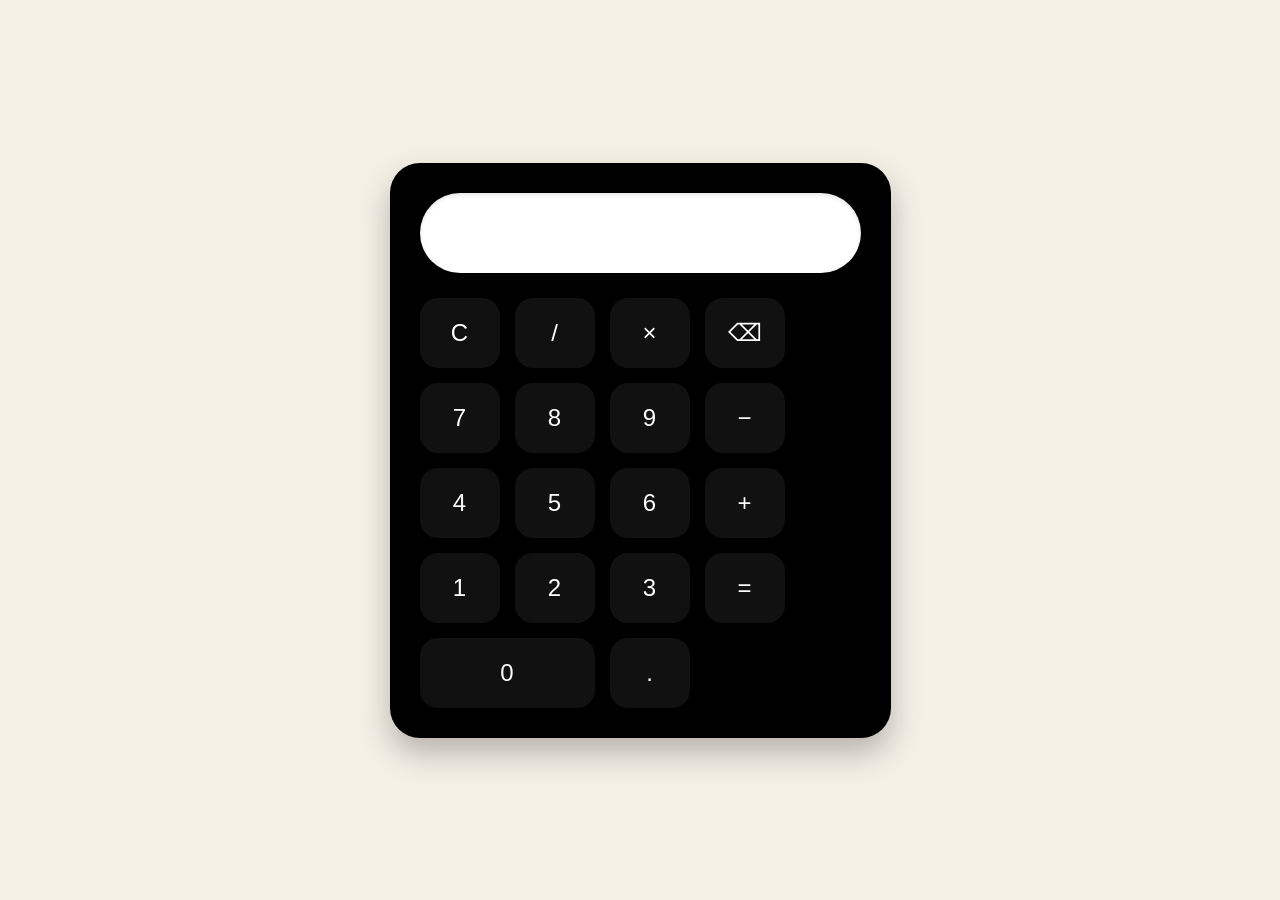
<file: calculator.html>
<!DOCTYPE html>
<html lang="en">
<head>
    <meta charset="UTF-8">
    <meta name="viewport" content="width=device-width, initial-scale=1.0">
    <title>Stylish Calculator</title>
    <link rel="stylesheet" href="style2.css">
    
</head>
<body>

    <div class="calculator">

        <input type="text" id="display" readonly>

        <div class="buttons">
            <button onclick="clearDisplay()">C</button>
            <button onclick="appendValue('/')">/</button>
            <button onclick="appendValue('*')">×</button>
            <button onclick="deleteLast()">⌫</button>

            <button onclick="appendValue('7')">7</button>
            <button onclick="appendValue('8')">8</button>
            <button onclick="appendValue('9')">9</button>
            <button onclick="appendValue('-')">−</button>

            <button onclick="appendValue('4')">4</button>
            <button onclick="appendValue('5')">5</button>
            <button onclick="appendValue('6')">6</button>
            <button onclick="appendValue('+')">+</button>

            <button onclick="appendValue('1')">1</button>
            <button onclick="appendValue('2')">2</button>
            <button onclick="appendValue('3')">3</button>
            <button onclick="calculate()">=</button>

            <button class="zero" onclick="appendValue('0')">0</button>
            <button onclick="appendValue('.')">.</button>
        </div>

    </div>

    <script src="script.js"></script>

</body>
</html>
</file>
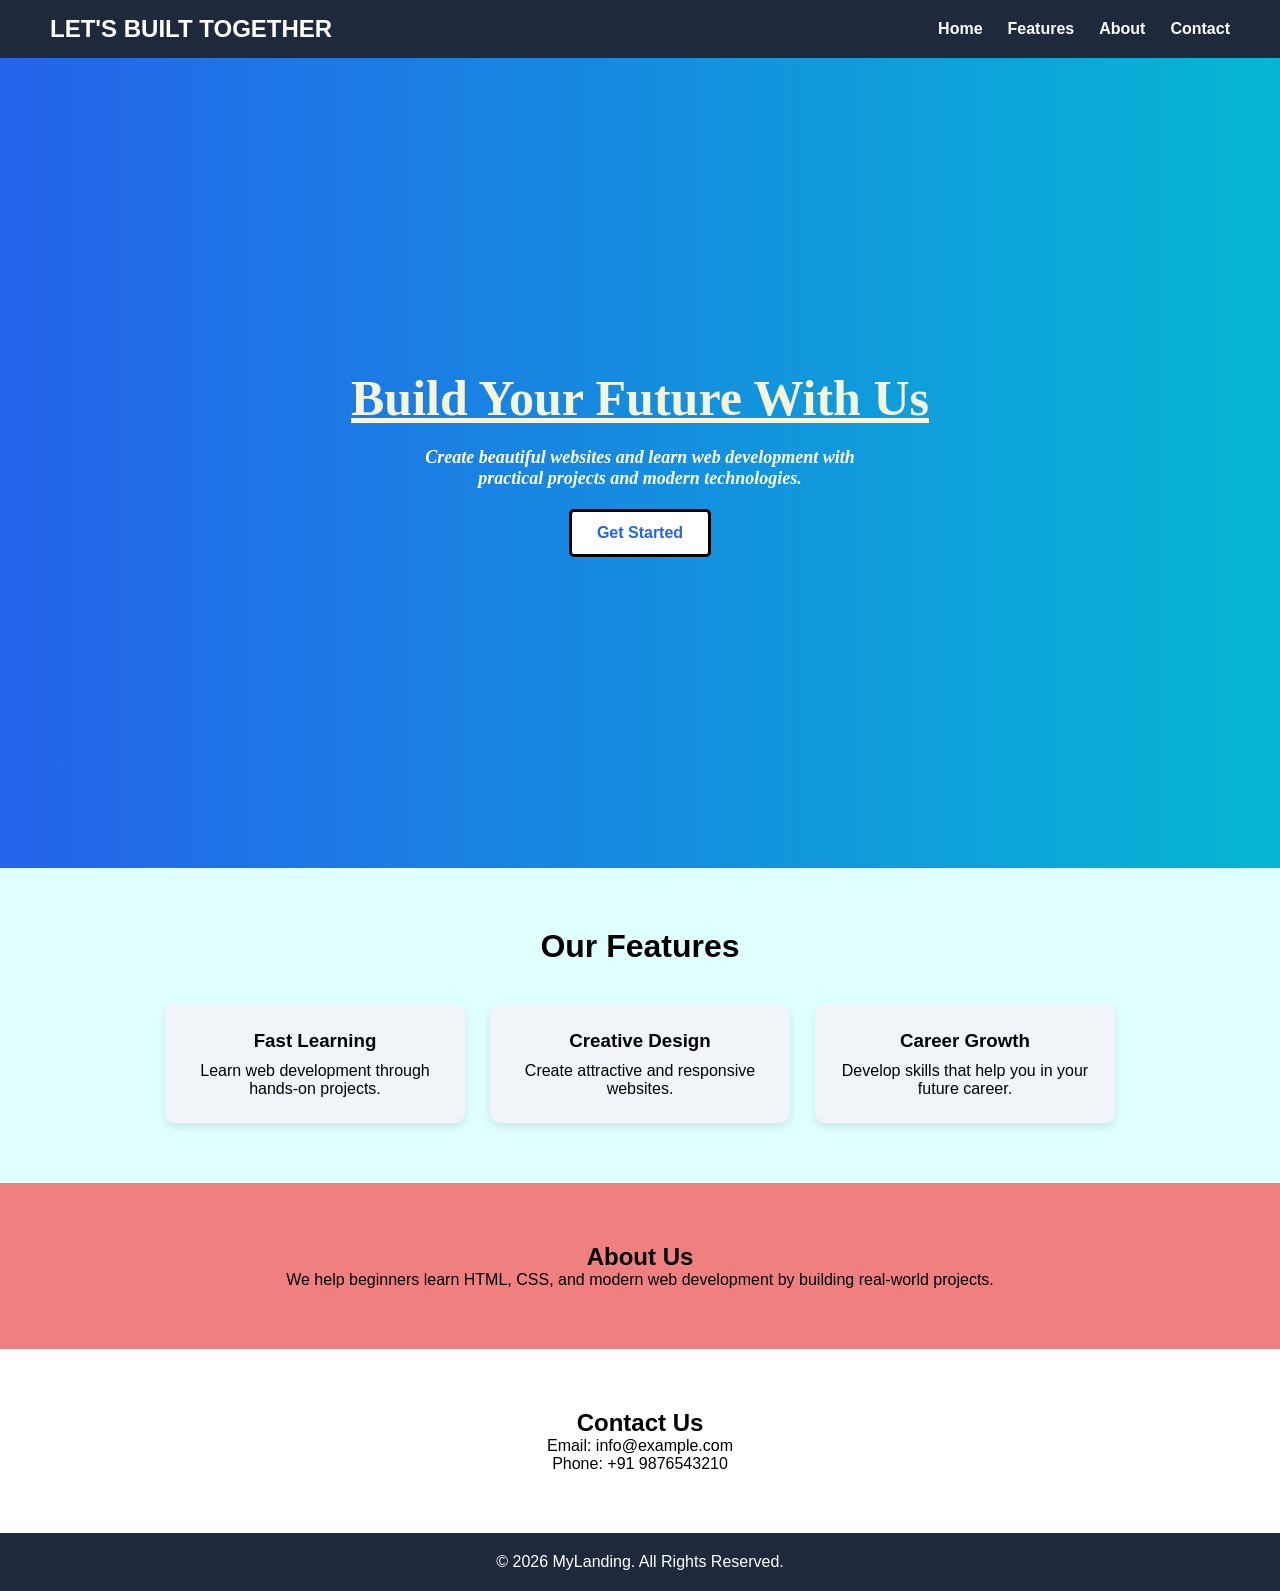
<file: landing page.html>
<!DOCTYPE html>
<html lang="en">
<head>
    <meta charset="UTF-8">
    <meta name="viewport" content="width=device-width, initial-scale=1.0">
    <title>Creative Landing Page</title>
    <link rel="stylesheet" href="style1.css">
</head>
<body>

    <!-- Header -->
    <header>
        <nav>
            <h2 class="logo">LET'S BUILT TOGETHER</h2>
            <ul>
                <li><a href="#">Home</a></li>
                <li><a href="#features">Features</a></li>
                <li><a href="#about">About</a></li>
                <li><a href="#contact">Contact</a></li>
            </ul>
        </nav>
    </header>

    <!-- Hero Section -->
    <section class="hero">
        <div class="hero-content">
            <h1>Build Your Future With Us</h1>
            <p>
                Create beautiful websites and learn web development
                with practical projects and modern technologies.
            </p>
            <button>Get Started</button>
        </div>
    </section>

    <!-- Features Section -->
    <section id="features" class="features">
        <h2>Our Features</h2>

        <div class="feature-container">
            <div class="card">
                <h3>Fast Learning</h3>
                <p>Learn web development through hands-on projects.</p>
            </div>

            <div class="card">
                <h3>Creative Design</h3>
                <p>Create attractive and responsive websites.</p>
            </div>

            <div class="card">
                <h3>Career Growth</h3>
                <p>Develop skills that help you in your future career.</p>
            </div>
        </div>
    </section>

    <!-- About Section -->
    <section id="about" class="about">
        <h2>About Us</h2>
        <p>
            We help beginners learn HTML, CSS, and modern web
            development by building real-world projects.
        </p>
    </section>

    <!-- Contact Section -->
    <section id="contact" class="contact">
        <h2>Contact Us</h2>
        <p>Email: info@example.com</p>
        <p>Phone: +91 9876543210</p>
    </section>

    <!-- Footer -->
    <footer>
        <p>© 2026 MyLanding. All Rights Reserved.</p>
    </footer>

</body>
</html>
</file>
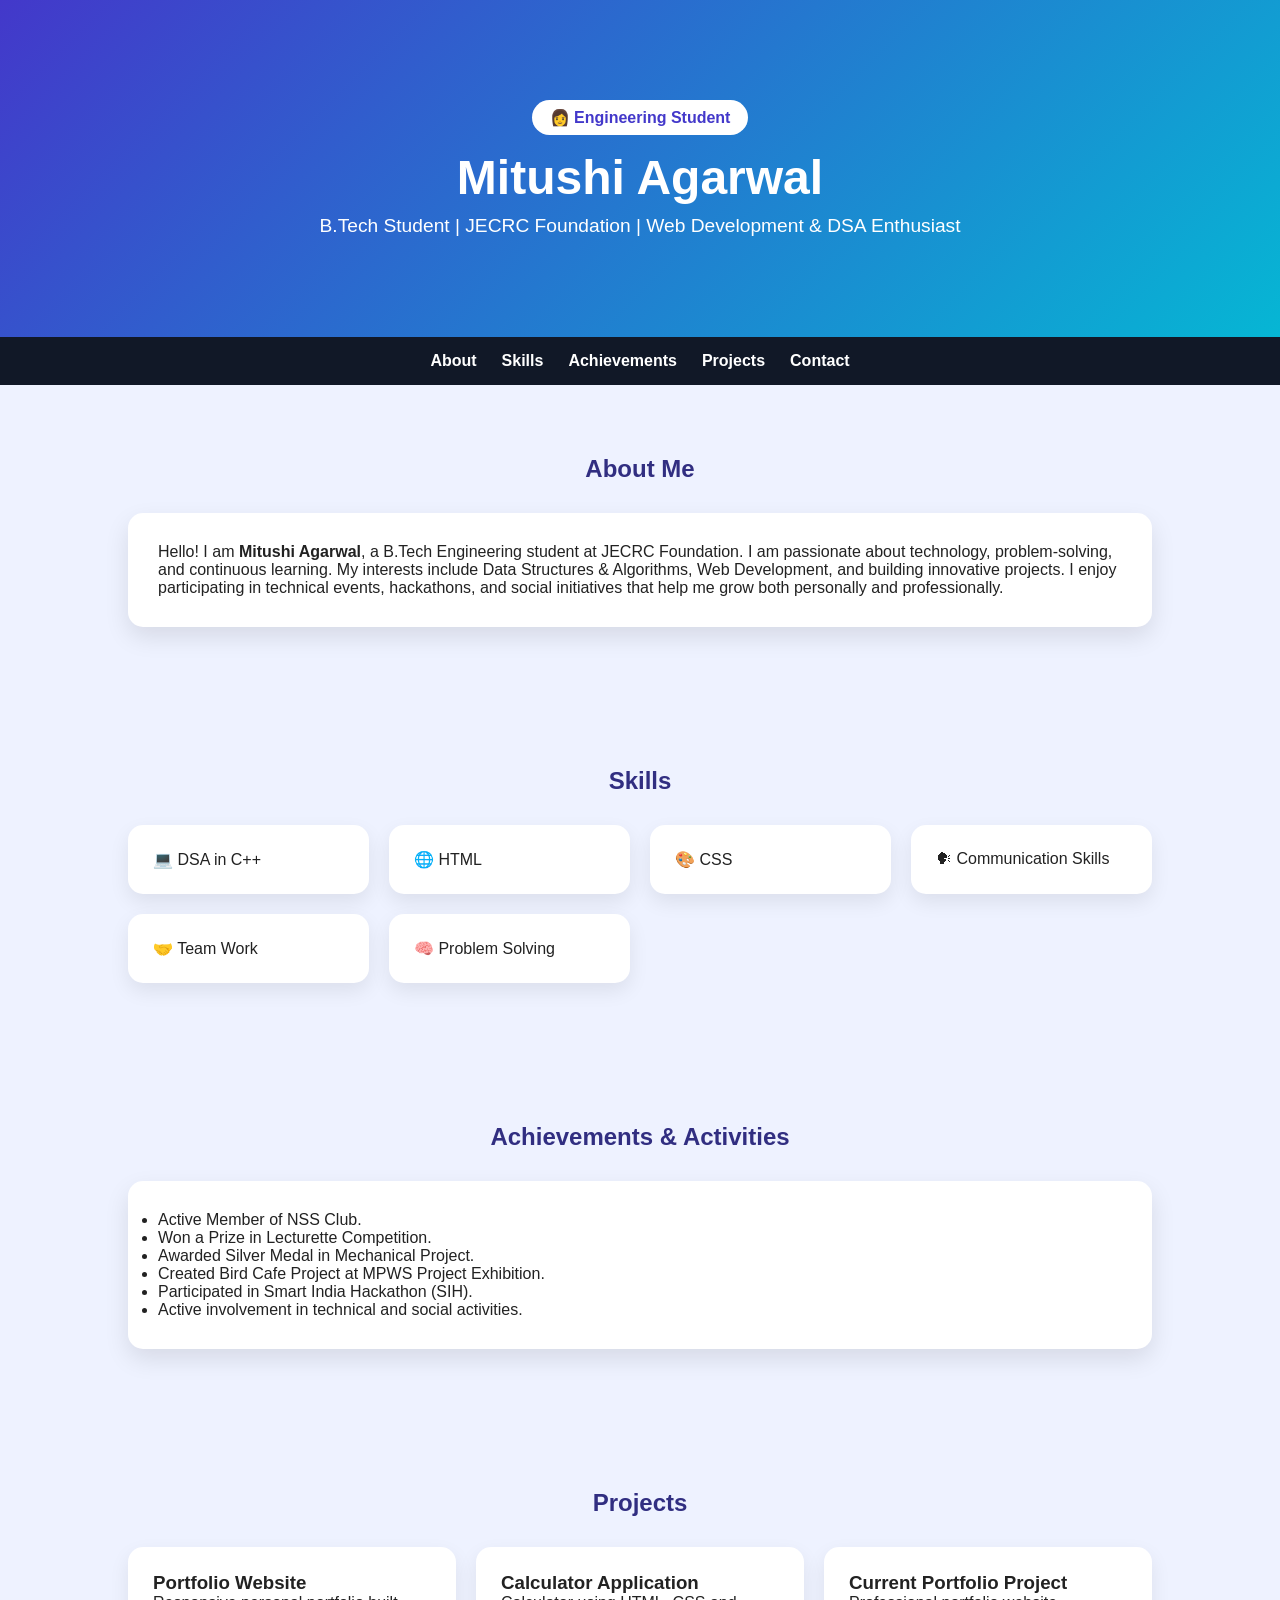
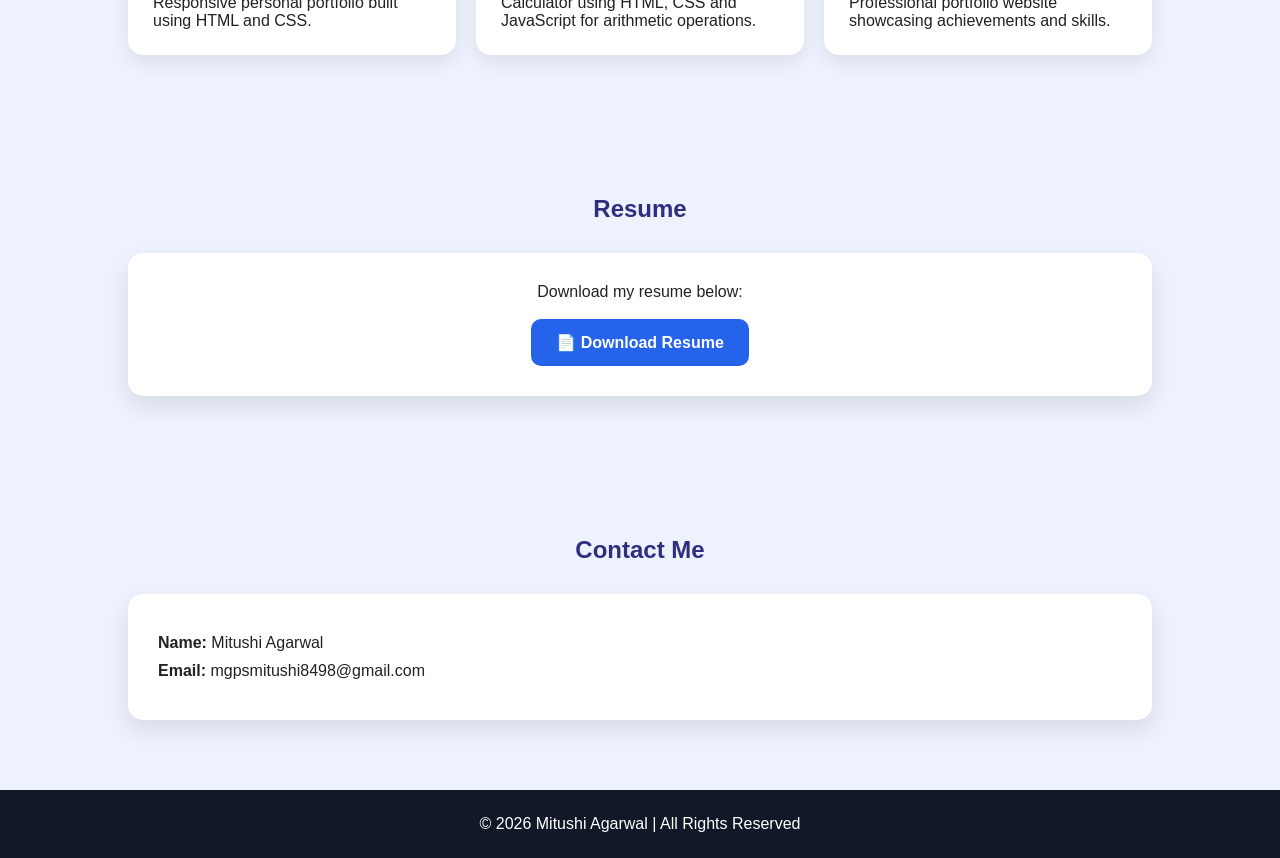
<file: mitushi_portfolio_upgraded.html>
<!DOCTYPE html>
<html lang="en">
<head>
<meta charset="UTF-8">
<meta name="viewport" content="width=device-width, initial-scale=1.0">
<title>Mitushi Agarwal | Portfolio</title>
<link rel="preconnect" href="https://fonts.googleapis.com">
<link rel="stylesheet" href="style.css">
</head>
<body>

<header>
<div class="hero-badge">👩 Engineering Student</div>
<h1>Mitushi Agarwal</h1>
<p>B.Tech Student | JECRC Foundation | Web Development & DSA Enthusiast</p>
</header>

<nav>
<ul>
<li><a href="#about">About</a></li>
<li><a href="#skills">Skills</a></li>
<li><a href="#achievements">Achievements</a></li>
<li><a href="#projects">Projects</a></li>
<li><a href="#contact">Contact</a></li>
</ul>
</nav>

<section id="about">
<h2>About Me</h2>
<div class="card">
<p>
Hello! I am <b>Mitushi Agarwal</b>, a B.Tech Engineering student at JECRC Foundation.
I am passionate about technology, problem-solving, and continuous learning. My interests include
Data Structures & Algorithms, Web Development, and building innovative projects.
I enjoy participating in technical events, hackathons, and social initiatives that help me grow both personally and professionally.
</p>
</div>
</section>

<section id="skills">
<h2>Skills</h2>
<div class="skills">
<div class="skill">💻 DSA in C++</div>
<div class="skill">🌐 HTML</div>
<div class="skill">🎨 CSS</div>
<div class="skill">🗣 Communication Skills</div>
<div class="skill">🤝 Team Work</div>
<div class="skill">🧠 Problem Solving</div>
</div>
</section>

<section id="achievements">
<h2>Achievements & Activities</h2>
<div class="card">
<ul>
<li>Active Member of NSS Club.</li>
<li>Won a Prize in Lecturette Competition.</li>
<li>Awarded Silver Medal in Mechanical Project.</li>
<li>Created Bird Cafe Project at MPWS Project Exhibition.</li>
<li>Participated in Smart India Hackathon (SIH).</li>
<li>Active involvement in technical and social activities.</li>
</ul>
</div>
</section>

<section id="projects">
<h2>Projects</h2>
<div class="projects">
<div class="project">
<h3>Portfolio Website</h3>
<p>Responsive personal portfolio built using HTML and CSS.</p>
</div>

<div class="project">
<h3>Calculator Application</h3>
<p>Calculator using HTML, CSS and JavaScript for arithmetic operations.</p>
</div>

<div class="project">
<h3>Current Portfolio Project</h3>
<p>Professional portfolio website showcasing achievements and skills.</p>
</div>
</div>
</section>

<section>
<h2>Resume</h2>
<div class="card" style="text-align:center">
<p>Download my resume below:</p><br>
<a href="resume.pdf.docx" download class="btn">📄 Download Resume</a>
</div>
</section>

<section id="contact">
<h2>Contact Me</h2>
<div class="card contact">
<p><b>Name:</b> Mitushi Agarwal</p>
<p><b>Email:</b> mgpsmitushi8498@gmail.com</p>
</div>
</section>

<footer>
<p>© 2026 Mitushi Agarwal | All Rights Reserved</p>
</footer>

</body>
</html>
</file>
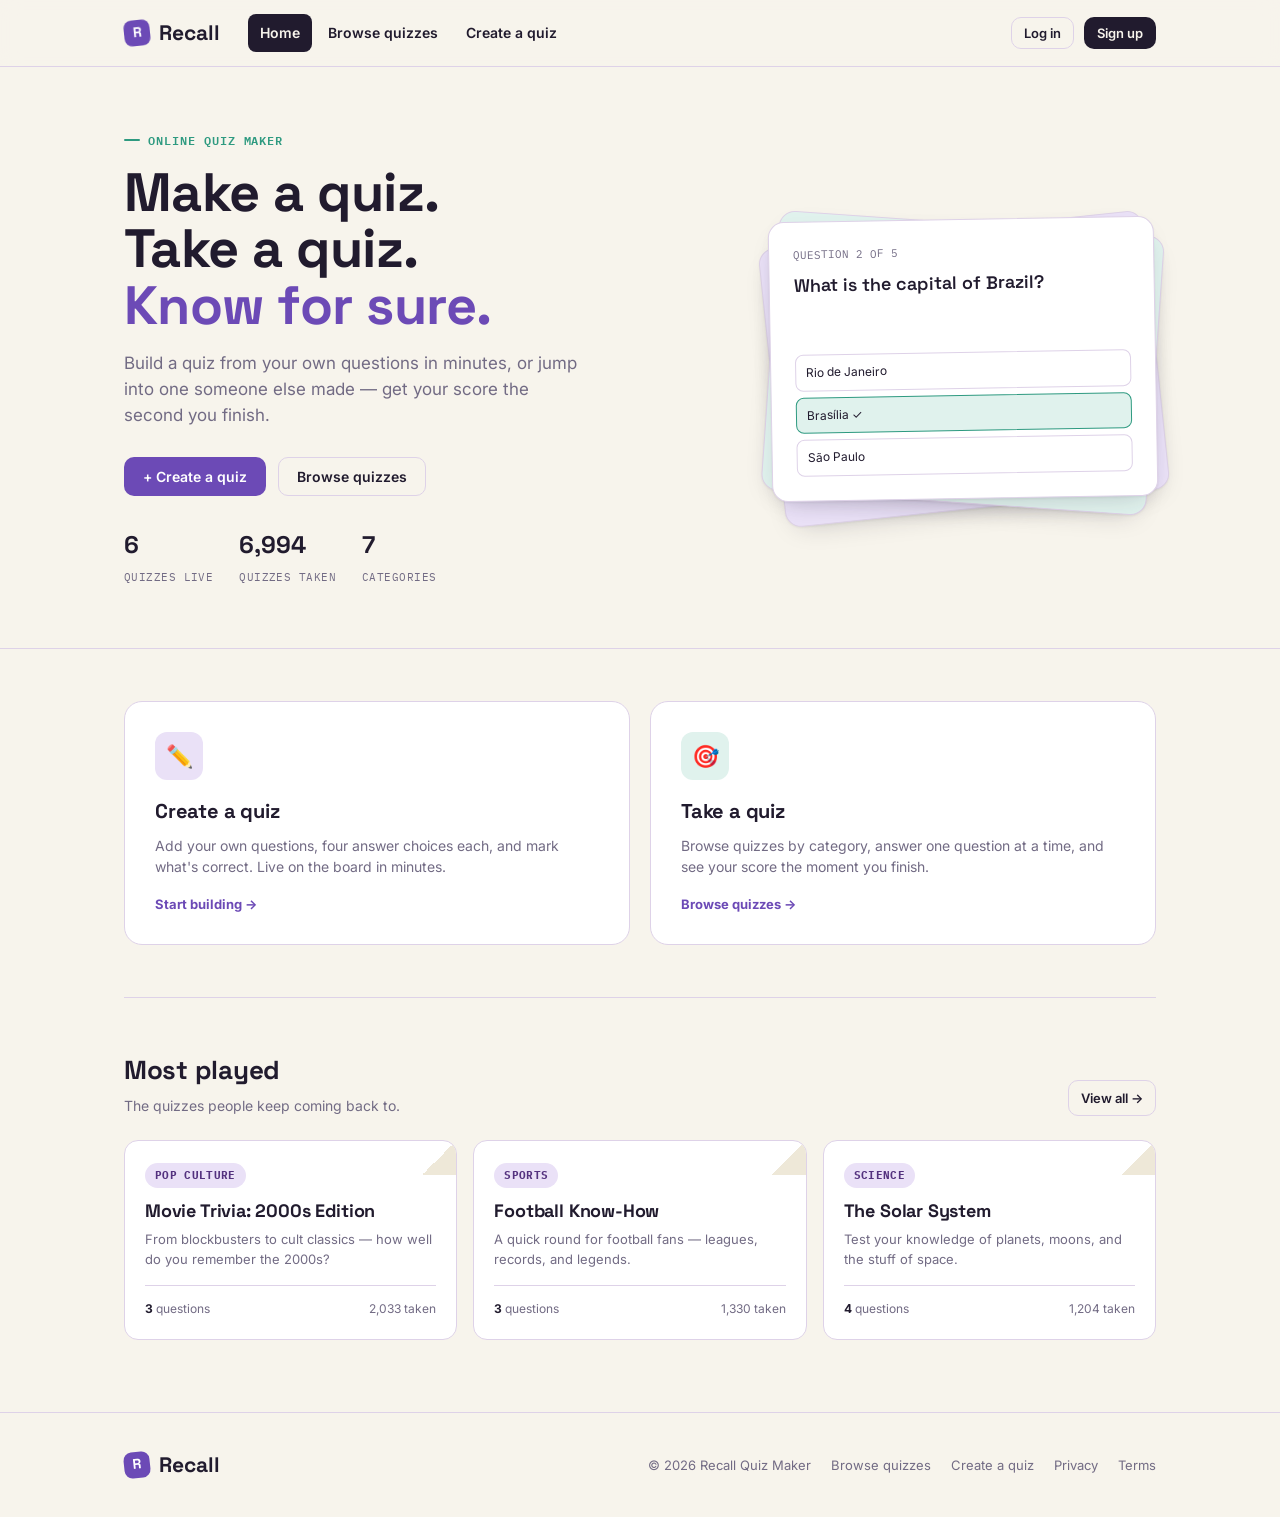
<file: recall-quiz-maker.html>
<!DOCTYPE html>
<html lang="en">
<head>
<meta charset="UTF-8">
<meta name="viewport" content="width=device-width, initial-scale=1.0">
<title>Recall — Make a quiz. Take a quiz. Know for sure.</title>
<link rel="preconnect" href="https://fonts.googleapis.com">
<link href="https://fonts.googleapis.com/css2?family=Space+Grotesk:wght@500;600;700&family=Inter:wght@400;500;600;700&family=IBM+Plex+Mono:wght@400;500;600&display=swap" rel="stylesheet">
<style>
:root{
  --ink:#211B2E;
  --ink-soft:#332A47;
  --paper:#F7F4EC;
  --paper-dim:#EEE8D8;
  --line:#DED2E8;
  --violet:#6C4AB6;
  --violet-dark:#54327F;
  --violet-dim:#EAE1F7;
  --mint:#2E9A80;
  --mint-dim:#E0F2ED;
  --coral:#E0574A;
  --coral-dim:#FBE4E1;
  --amber:#DC9A2A;
  --text-muted:#726B84;
  --radius:14px;
  --shadow:0 1px 2px rgba(33,27,46,0.06), 0 10px 28px -14px rgba(33,27,46,0.28);
  --display:'Space Grotesk', sans-serif;
  --sans:'Inter', -apple-system, BlinkMacSystemFont, sans-serif;
  --mono:'IBM Plex Mono', monospace;
}
*{box-sizing:border-box;}
html,body{margin:0;padding:0;}
body{font-family:var(--sans);background:var(--paper);color:var(--ink);line-height:1.55;-webkit-font-smoothing:antialiased;}
a{color:inherit;text-decoration:none;}
button{font-family:inherit;cursor:pointer;}
input,select,textarea{font-family:inherit;}
h1,h2,h3,h4{font-family:var(--display);font-weight:700;margin:0;letter-spacing:-0.01em;}
p{margin:0;}
::selection{background:var(--violet);color:#fff;}
:focus-visible{outline:2px solid var(--violet-dark);outline-offset:2px;}
.wrap{max-width:1080px;margin:0 auto;padding:0 24px;}
@media(max-width:640px){.wrap{padding:0 16px;}}

/* NAV */
.nav{position:sticky;top:0;z-index:40;background:rgba(247,244,236,0.92);backdrop-filter:blur(10px);border-bottom:1px solid var(--line);}
.nav-inner{max-width:1080px;margin:0 auto;padding:14px 24px;display:flex;align-items:center;gap:28px;}
.brand{display:flex;align-items:center;gap:9px;font-family:var(--display);font-weight:700;font-size:21px;}
.brand-mark{width:26px;height:26px;border-radius:8px;background:var(--violet);display:flex;align-items:center;justify-content:center;color:#fff;font-size:14px;font-weight:700;transform:rotate(-6deg);flex-shrink:0;}
.nav-links{display:flex;gap:4px;flex:1;}
.nav-link{padding:8px 12px;border-radius:8px;font-size:14px;font-weight:600;color:var(--ink);}
.nav-link:hover{background:var(--paper-dim);}
.nav-link.active{background:var(--ink);color:var(--paper);}
.nav-right{display:flex;align-items:center;gap:10px;}
.btn{display:inline-flex;align-items:center;gap:6px;justify-content:center;padding:10px 18px;border-radius:10px;font-size:14px;font-weight:600;border:1px solid transparent;transition:transform .12s ease, background .12s ease;}
.btn:active{transform:scale(0.97);}
.btn-primary{background:var(--violet);color:#fff;}
.btn-primary:hover{background:var(--violet-dark);}
.btn-ink{background:var(--ink);color:var(--paper);}
.btn-ink:hover{background:var(--ink-soft);}
.btn-ghost{background:transparent;border-color:var(--line);color:var(--ink);}
.btn-ghost:hover{background:var(--paper-dim);}
.btn-sm{padding:7px 12px;font-size:13px;}
.btn-block{width:100%;}
.btn-danger{background:var(--coral-dim);color:var(--coral);}
.btn-danger:hover{background:#f5d3ce;}
.user-chip{display:flex;align-items:center;gap:8px;padding:5px 12px 5px 5px;border-radius:24px;background:var(--paper-dim);border:1px solid var(--line);font-size:13px;font-weight:700;cursor:pointer;}
.avatar{width:28px;height:28px;border-radius:50%;display:flex;align-items:center;justify-content:center;font-family:var(--mono);font-size:12px;font-weight:700;color:#fff;flex-shrink:0;}
.hamburger{display:none;width:36px;height:36px;border:1px solid var(--line);border-radius:8px;background:transparent;align-items:center;justify-content:center;}
.mobile-menu{display:none;flex-direction:column;gap:2px;padding:10px 16px 16px;border-bottom:1px solid var(--line);}
.mobile-menu.open{display:flex;}
@media(max-width:820px){.nav-links{display:none;} .hamburger{display:flex;}}

/* HERO */
.hero{border-bottom:1px solid var(--line);position:relative;overflow:hidden;}
.hero-inner{max-width:1080px;margin:0 auto;padding:64px 24px 60px;display:grid;grid-template-columns:1.1fr 0.7fr;gap:40px;align-items:center;}
@media(max-width:860px){.hero-inner{grid-template-columns:1fr;}}
.eyebrow{font-family:var(--mono);font-size:12px;letter-spacing:0.08em;text-transform:uppercase;color:var(--mint);font-weight:600;display:flex;align-items:center;gap:8px;margin-bottom:16px;}
.eyebrow::before{content:'';width:16px;height:2px;background:var(--mint);border-radius:2px;}
.hero h1{font-size:clamp(34px,5vw,54px);line-height:1.04;max-width:600px;}
.hero h1 span{color:var(--violet);}
.hero-sub{margin-top:16px;font-size:17px;color:var(--text-muted);max-width:460px;}
.hero-actions{display:flex;gap:12px;margin-top:28px;flex-wrap:wrap;}
.hero-stats{display:flex;gap:26px;margin-top:30px;flex-wrap:wrap;}
.hstat b{font-family:var(--display);font-size:24px;display:block;}
.hstat span{font-size:11px;color:var(--text-muted);font-family:var(--mono);text-transform:uppercase;letter-spacing:0.04em;}
.hero-card{position:relative;}
.flash-stack{position:relative;height:280px;}
.flash{position:absolute;inset:0;background:#fff;border:1px solid var(--line);border-radius:16px;box-shadow:var(--shadow);padding:24px;display:flex;flex-direction:column;justify-content:space-between;}
.flash:nth-child(1){transform:rotate(-6deg) translateY(10px);z-index:1;background:var(--violet-dim);}
.flash:nth-child(2){transform:rotate(4deg) translateY(4px);z-index:2;background:var(--mint-dim);}
.flash:nth-child(3){transform:rotate(-1deg);z-index:3;}
.flash .qnum{font-family:var(--mono);font-size:11px;color:var(--text-muted);}
.flash .qtext{font-family:var(--display);font-size:18px;font-weight:600;margin-top:8px;}
.flash .opts{display:flex;flex-direction:column;gap:6px;margin-top:14px;}
.flash .opt{border:1px solid var(--line);border-radius:8px;padding:8px 10px;font-size:12px;background:#fff;}
.flash .opt.correct{border-color:var(--mint);background:var(--mint-dim);}
@media(max-width:860px){.hero-card{display:none;}}

/* SECTIONS */
.section{padding:52px 0;}
.section-head{display:flex;justify-content:space-between;align-items:flex-end;margin-bottom:24px;gap:16px;flex-wrap:wrap;}
.section-head h2{font-size:26px;}
.section-head .sub{color:var(--text-muted);font-size:14px;margin-top:4px;}

.path-grid{display:grid;grid-template-columns:1fr 1fr;gap:20px;}
@media(max-width:700px){.path-grid{grid-template-columns:1fr;}}
.path-card{background:#fff;border:1px solid var(--line);border-radius:18px;padding:30px;cursor:pointer;transition:transform .15s ease, box-shadow .15s ease;}
.path-card:hover{transform:translateY(-3px);box-shadow:var(--shadow);}
.path-icon{width:48px;height:48px;border-radius:12px;display:flex;align-items:center;justify-content:center;font-size:22px;margin-bottom:16px;}
.path-card.create .path-icon{background:var(--violet-dim);}
.path-card.take .path-icon{background:var(--mint-dim);}
.path-card h3{font-size:20px;margin-bottom:8px;}
.path-card p{color:var(--text-muted);font-size:14px;}
.path-card .go{margin-top:16px;font-size:13px;font-weight:700;color:var(--violet);display:flex;align-items:center;gap:6px;}

/* QUIZ CARD */
.quiz-grid{display:grid;grid-template-columns:repeat(auto-fill,minmax(250px,1fr));gap:16px;}
.quiz-card{background:#fff;border:1px solid var(--line);border-radius:var(--radius);padding:20px;cursor:pointer;transition:transform .15s ease, box-shadow .15s ease, border-color .15s ease;position:relative;overflow:hidden;}
.quiz-card:hover{box-shadow:var(--shadow);transform:translateY(-2px);border-color:#c9bcdc;}
.quiz-card::after{content:'';position:absolute;top:0;right:0;width:34px;height:34px;background:linear-gradient(135deg, transparent 50%, var(--paper-dim) 50%);}
.cat-pill{display:inline-block;padding:4px 10px;border-radius:20px;font-size:11px;font-weight:700;font-family:var(--mono);background:var(--violet-dim);color:var(--violet-dark);text-transform:uppercase;letter-spacing:0.03em;}
.quiz-card h3{font-family:var(--display);font-size:18px;margin-top:12px;line-height:1.25;}
.quiz-card .desc{font-size:13px;color:var(--text-muted);margin-top:6px;display:-webkit-box;-webkit-line-clamp:2;-webkit-box-orient:vertical;overflow:hidden;}
.quiz-meta{display:flex;justify-content:space-between;align-items:center;margin-top:16px;padding-top:14px;border-top:1px solid var(--line);font-size:12px;color:var(--text-muted);}
.quiz-meta b{color:var(--ink);}

/* FILTERS */
.filter-bar{display:flex;gap:8px;flex-wrap:wrap;margin-bottom:24px;}
.chip{padding:8px 14px;border-radius:20px;border:1px solid var(--line);background:#fff;font-size:13px;font-weight:600;white-space:nowrap;}
.chip:hover{border-color:var(--ink);}
.chip.active{background:var(--ink);color:var(--paper);border-color:var(--ink);}
.search-row{display:flex;gap:10px;margin-bottom:20px;}
.search-row input{flex:1;padding:12px 14px;border:1px solid var(--line);border-radius:10px;font-size:14px;background:#fff;}
.search-row input:focus{outline:none;border-color:var(--violet);}

/* FORMS */
.form-group{margin-bottom:18px;}
.form-group label{display:block;font-size:13px;font-weight:700;margin-bottom:6px;}
.form-group .hint{font-size:12px;color:var(--text-muted);margin-top:5px;}
.form-control{width:100%;padding:11px 13px;border:1px solid var(--line);border-radius:9px;background:#fff;font-size:14px;}
.form-control:focus{outline:none;border-color:var(--violet);}
textarea.form-control{resize:vertical;min-height:70px;font-family:inherit;}
.form-row{display:grid;grid-template-columns:1fr 1fr;gap:14px;}
@media(max-width:520px){.form-row{grid-template-columns:1fr;}}
.role-toggle{display:flex;border:1px solid var(--line);border-radius:10px;overflow:hidden;margin-bottom:20px;}
.role-toggle button{flex:1;padding:11px;background:#fff;font-size:14px;font-weight:700;border:none;color:var(--text-muted);}
.role-toggle button.active{background:var(--ink);color:var(--paper);}
.security-note{display:flex;gap:8px;align-items:flex-start;font-size:12px;color:var(--text-muted);margin-top:14px;padding:10px 12px;background:var(--paper-dim);border-radius:8px;}

/* QUIZ BUILDER */
.qb-card{background:#fff;border:1px solid var(--line);border-radius:var(--radius);padding:22px;margin-bottom:18px;position:relative;}
.qb-head{display:flex;justify-content:space-between;align-items:center;margin-bottom:16px;}
.qb-num{font-family:var(--mono);font-size:12px;color:var(--violet);font-weight:700;text-transform:uppercase;letter-spacing:0.04em;}
.qb-remove{background:none;border:none;color:var(--coral);font-size:13px;font-weight:600;}
.opt-row{display:flex;align-items:center;gap:10px;margin-bottom:10px;}
.opt-row input[type=radio]{width:18px;height:18px;accent-color:var(--mint);flex-shrink:0;}
.opt-row input[type=text]{flex:1;}
.opt-label{font-family:var(--mono);font-size:12px;color:var(--text-muted);width:16px;flex-shrink:0;}
.add-q-btn{width:100%;padding:16px;border:1.5px dashed var(--line);border-radius:var(--radius);background:transparent;font-weight:700;color:var(--violet);font-size:14px;}
.add-q-btn:hover{border-color:var(--violet);background:var(--violet-dim);}
.qb-toolbar{position:sticky;bottom:16px;background:#fff;border:1px solid var(--line);border-radius:14px;padding:14px 18px;box-shadow:var(--shadow);display:flex;justify-content:space-between;align-items:center;margin-top:20px;flex-wrap:wrap;gap:10px;}

/* QUIZ TAKING */
.take-wrap{max-width:640px;margin:0 auto;}
.progress-trail{display:flex;gap:6px;margin-bottom:28px;flex-wrap:wrap;}
.dot{flex:1;height:6px;border-radius:4px;background:var(--paper-dim);min-width:14px;}
.dot.done{background:var(--mint);}
.dot.current{background:var(--violet);}
.qcounter{font-family:var(--mono);font-size:12px;color:var(--text-muted);text-transform:uppercase;letter-spacing:0.05em;margin-bottom:10px;}
.qcard{background:#fff;border:1px solid var(--line);border-radius:20px;padding:32px;box-shadow:var(--shadow);}
.qcard h2{font-size:clamp(20px,3vw,26px);line-height:1.3;margin-bottom:24px;}
.option-btn{display:flex;align-items:center;gap:14px;width:100%;text-align:left;padding:16px 18px;border:1.5px solid var(--line);border-radius:12px;background:#fff;font-size:15px;font-weight:500;margin-bottom:12px;transition:border-color .12s ease, background .12s ease;}
.option-btn:hover{border-color:var(--violet);background:var(--violet-dim);}
.option-btn.selected{border-color:var(--violet);background:var(--violet-dim);font-weight:700;}
.option-letter{width:28px;height:28px;border-radius:50%;background:var(--paper-dim);display:flex;align-items:center;justify-content:center;font-family:var(--mono);font-size:12px;font-weight:700;flex-shrink:0;}
.option-btn.selected .option-letter{background:var(--violet);color:#fff;}
.take-nav{display:flex;justify-content:space-between;margin-top:24px;gap:10px;}
.exit-link{font-size:13px;color:var(--text-muted);margin-bottom:18px;display:inline-block;}
.exit-link:hover{color:var(--ink);}

/* RESULTS */
.results-wrap{max-width:640px;margin:0 auto;text-align:center;}
.score-ring{width:180px;height:180px;margin:0 auto 20px;position:relative;}
.score-ring svg{transform:rotate(-90deg);}
.score-ring .center{position:absolute;inset:0;display:flex;flex-direction:column;align-items:center;justify-content:center;}
.score-ring b{font-family:var(--display);font-size:36px;}
.score-ring span{font-size:12px;color:var(--text-muted);font-family:var(--mono);}
.result-tag{display:inline-block;padding:6px 16px;border-radius:20px;font-size:13px;font-weight:700;margin-top:6px;}
.review-list{text-align:left;margin-top:36px;display:flex;flex-direction:column;gap:12px;}
.review-item{background:#fff;border:1px solid var(--line);border-radius:14px;padding:18px 20px;}
.review-item .rq{font-weight:700;font-size:15px;margin-bottom:10px;}
.review-answer{display:flex;align-items:center;gap:8px;font-size:13px;padding:6px 0;}
.review-answer.correct{color:var(--mint);}
.review-answer.incorrect{color:var(--coral);}
.review-answer .lab{color:var(--text-muted);width:70px;flex-shrink:0;}

/* MODAL */
.modal-overlay{position:fixed;inset:0;background:rgba(33,27,46,0.55);z-index:100;display:flex;align-items:center;justify-content:center;padding:20px;animation:fadeIn .15s ease;}
@keyframes fadeIn{from{opacity:0;}to{opacity:1;}}
.modal{background:#fff;border-radius:16px;max-width:440px;width:100%;padding:28px;max-height:90vh;overflow-y:auto;box-shadow:0 24px 60px rgba(0,0,0,0.3);}
.modal-head{display:flex;justify-content:space-between;align-items:center;margin-bottom:20px;}
.modal-head h3{font-size:20px;}
.modal-close{width:30px;height:30px;border-radius:50%;border:none;background:var(--paper-dim);font-size:16px;}

/* TABS */
.tabs{display:flex;gap:4px;border-bottom:1px solid var(--line);margin-bottom:24px;}
.tab-btn{padding:10px 16px;font-size:14px;font-weight:700;color:var(--text-muted);border-bottom:2px solid transparent;background:none;border-top:none;border-left:none;border-right:none;margin-bottom:-1px;}
.tab-btn.active{color:var(--ink);border-bottom-color:var(--violet);}

/* TABLE */
.table-wrap{background:#fff;border:1px solid var(--line);border-radius:var(--radius);overflow:hidden;}
.dtable{width:100%;border-collapse:collapse;font-size:14px;}
.dtable th{text-align:left;padding:12px 16px;font-size:11px;text-transform:uppercase;letter-spacing:0.05em;color:var(--text-muted);font-family:var(--mono);font-weight:600;background:var(--paper-dim);border-bottom:1px solid var(--line);}
.dtable td{padding:14px 16px;border-bottom:1px solid var(--line);vertical-align:middle;}
.dtable tr:last-child td{border-bottom:none;}
.dtable .actions{display:flex;gap:6px;flex-wrap:wrap;}
@media(max-width:700px){.table-wrap{overflow-x:auto;}.dtable{min-width:560px;}}

.empty-state{text-align:center;padding:60px 20px;color:var(--text-muted);}
.empty-state h3{color:var(--ink);margin-bottom:8px;}
.stat-cards{display:grid;grid-template-columns:repeat(auto-fit,minmax(140px,1fr));gap:14px;margin:24px 0 32px;}
.stat-card{background:#fff;border:1px solid var(--line);border-radius:var(--radius);padding:18px;}
.stat-card b{font-family:var(--display);font-size:26px;display:block;}
.stat-card span{font-size:11px;color:var(--text-muted);font-family:var(--mono);text-transform:uppercase;}

/* TOAST */
.toast-stack{position:fixed;bottom:20px;right:20px;z-index:200;display:flex;flex-direction:column;gap:10px;max-width:340px;}
@media(max-width:520px){.toast-stack{left:16px;right:16px;max-width:none;}}
.toast{background:var(--ink);color:var(--paper);padding:14px 16px;border-radius:12px;font-size:13px;display:flex;gap:10px;align-items:flex-start;box-shadow:0 10px 30px rgba(0,0,0,0.25);animation:slideUp .2s ease;}
@keyframes slideUp{from{opacity:0;transform:translateY(8px);}to{opacity:1;transform:translateY(0);}}

.site-footer{border-top:1px solid var(--line);padding:36px 0;margin-top:20px;}
.footer-row{display:flex;justify-content:space-between;align-items:center;flex-wrap:wrap;gap:16px;}
.footer-links{display:flex;gap:20px;font-size:13px;color:var(--text-muted);flex-wrap:wrap;}
.page-pad{padding:40px 0 60px;}
.center-col{max-width:520px;margin:0 auto;}
</style>
</head>
<body>
<div id="app"></div>
<div id="toast-stack" class="toast-stack"></div>

<script>
(function(){

/* ================= DATA ================= */
const CATEGORIES = ['General Knowledge','Science','History','Geography','Pop Culture','Tech & Coding','Sports'];
const AVATAR_COLORS = ['#6C4AB6','#2E9A80','#DC9A2A','#E0574A','#3A5FCC','#211B2E'];
function colorFor(str){ let h=0; for(let i=0;i<str.length;i++) h=str.charCodeAt(i)+((h<<5)-h); return AVATAR_COLORS[Math.abs(h)%AVATAR_COLORS.length]; }
function initials(name){ return name.split(' ').map(w=>w[0]).slice(0,2).join('').toUpperCase(); }
function esc(s){ return String(s).replace(/[&<>"']/g, c=>({'&':'&amp;','<':'&lt;','>':'&gt;','"':'&quot;',"'":'&#39;'}[c])); }

let quizIdCounter=100;
const quizzes = [
 {id:'q-1',title:'World Capitals Sprint',desc:'Quick-fire round on the capital cities of the world — how many can you place?',category:'Geography',author:'Maya Chen',timesTaken:812,
  questions:[
   {text:'What is the capital of Australia?',options:['Sydney','Canberra','Melbourne','Perth'],correct:1},
   {text:'What is the capital of Canada?',options:['Toronto','Vancouver','Ottawa','Montreal'],correct:2},
   {text:'What is the capital of Brazil?',options:['Rio de Janeiro','São Paulo','Brasília','Salvador'],correct:2},
   {text:'What is the capital of Egypt?',options:['Cairo','Alexandria','Giza','Luxor'],correct:0},
   {text:'What is the capital of Japan?',options:['Osaka','Kyoto','Yokohama','Tokyo'],correct:3},
  ]},
 {id:'q-2',title:'The Solar System',desc:'Test your knowledge of planets, moons, and the stuff of space.',category:'Science',author:'Priya Anand',timesTaken:1204,
  questions:[
   {text:'Which planet is known as the Red Planet?',options:['Venus','Mars','Jupiter','Saturn'],correct:1},
   {text:'What is the largest planet in our solar system?',options:['Saturn','Neptune','Jupiter','Earth'],correct:2},
   {text:'How many moons does Earth have?',options:['0','1','2','3'],correct:1},
   {text:'Which planet has the most prominent ring system?',options:['Uranus','Saturn','Neptune','Mars'],correct:1},
  ]},
 {id:'q-3',title:'Movie Trivia: 2000s Edition',desc:'From blockbusters to cult classics — how well do you remember the 2000s?',category:'Pop Culture',author:'Diego Ramirez',timesTaken:2033,
  questions:[
   {text:'Which film won Best Picture at the 2004 Oscars?',options:['Gladiator','Chicago','Lord of the Rings: Return of the King','Titanic'],correct:2},
   {text:'Who directed "The Dark Knight" (2008)?',options:['Christopher Nolan','Tim Burton','Zack Snyder','Sam Raimi'],correct:0},
   {text:'What was the highest-grossing film of 2009?',options:['Transformers','Avatar','Star Trek','Up'],correct:1},
  ]},
 {id:'q-4',title:'JavaScript Fundamentals',desc:'Core concepts every developer should know — closures, scope, and more.',category:'Tech & Coding',author:'Sam Okoye',timesTaken:945,
  questions:[
   {text:'What does "===" check in JavaScript?',options:['Value only','Type only','Value and type','Neither'],correct:2},
   {text:'Which keyword declares a block-scoped variable?',options:['var','let','function','global'],correct:1},
   {text:'What does JSON stand for?',options:['JavaScript Object Notation','Java Standard Object Notes','Joined Syntax Object Node','JavaScript Ordered Numbers'],correct:0},
   {text:'What is a closure in JavaScript?',options:['A loop that never ends','A function bundled with its lexical scope','A type of array','A CSS property'],correct:1},
  ]},
 {id:'q-5',title:'Ancient Civilizations',desc:'Egypt, Rome, Greece, and beyond — a journey through the ancient world.',category:'History',author:'Maya Chen',timesTaken:670,
  questions:[
   {text:'Who was the first Roman Emperor?',options:['Julius Caesar','Augustus','Nero','Constantine'],correct:1},
   {text:'The Great Pyramid of Giza was built for which pharaoh?',options:['Tutankhamun','Ramesses II','Khufu','Akhenaten'],correct:2},
   {text:'Which ancient civilization built Machu Picchu?',options:['Aztec','Maya','Inca','Olmec'],correct:2},
  ]},
 {id:'q-6',title:'Football Know-How',desc:'A quick round for football fans — leagues, records, and legends.',category:'Sports',author:'Diego Ramirez',timesTaken:1330,
  questions:[
   {text:'Which country has won the most FIFA World Cups?',options:['Germany','Argentina','Brazil','Italy'],correct:2},
   {text:'How many players are on a football team on the field at once?',options:['9','10','11','12'],correct:2},
   {text:'The Premier League is the top football division of which country?',options:['Spain','England','France','Germany'],correct:1},
  ]},
];

let notifications = [];
function addNotification(text){ notifications.unshift({id:'n'+Date.now()+Math.random(), text, time:'Just now'}); }

/* ================= STATE ================= */
const state = {
  route:'home', params:{},
  user:null,
  mobileMenuOpen:false, notifPanelOpen:false,
  authModal:null, authRole:'taker', authIntent:null,
  search:'', activeCategory:'',
  builder:null,
  takeSession:null,
  dashTab:'created',
};

function go(route, params){
  state.route=route; state.params=params||{}; state.mobileMenuOpen=false; state.notifPanelOpen=false;
  window.scrollTo(0,0); render();
}

function showToast(msg, sub){
  const stack = document.getElementById('toast-stack');
  const el = document.createElement('div');
  el.className='toast';
  el.innerHTML = '<span>✦</span><span>'+msg+(sub?('<br><b style="color:#C9B6EE;">'+sub+'</b>'):'')+'</span>';
  stack.appendChild(el);
  setTimeout(()=>{ el.style.transition='opacity .3s ease'; el.style.opacity='0'; setTimeout(()=>el.remove(),300); }, 3600);
}
function getQuiz(id){ return quizzes.find(q=>q.id===id); }

/* ================= BUILDER HELPERS ================= */
function newBlankQuestion(){ return {text:'', options:['','','',''], correct:0}; }
function newBuilder(){ return {title:'', desc:'', category:'', questions:[newBlankQuestion()]}; }

/* ================= TEMPLATES ================= */
function navTpl(){
  const active=r=>state.route===r?'active':'';
  return `<div class="nav">
    <div class="nav-inner">
      <a class="brand" data-action="go" data-route="home"><span class="brand-mark">R</span>Recall</a>
      <div class="nav-links">
        <a class="nav-link ${active('home')}" data-action="go" data-route="home">Home</a>
        <a class="nav-link ${active('listing')}" data-action="go" data-route="listing">Browse quizzes</a>
        <a class="nav-link ${active('build')}" data-action="go-create">Create a quiz</a>
      </div>
      <div class="nav-right">
        ${state.user?userChipTpl():`
          <button class="btn btn-ghost btn-sm" data-action="open-auth" data-mode="login">Log in</button>
          <button class="btn btn-ink btn-sm" data-action="open-auth" data-mode="signup">Sign up</button>
        `}
        <button class="hamburger" data-action="toggle-mobile-menu">${state.mobileMenuOpen?'✕':'☰'}</button>
      </div>
    </div>
    <div class="mobile-menu ${state.mobileMenuOpen?'open':''}">
      <a class="nav-link" data-action="go" data-route="home">Home</a>
      <a class="nav-link" data-action="go" data-route="listing">Browse quizzes</a>
      <a class="nav-link" data-action="go-create">Create a quiz</a>
      ${state.user?`<a class="nav-link" data-action="go" data-route="dashboard">My dashboard</a>`:`
      <a class="nav-link" data-action="open-auth" data-mode="login">Log in</a>
      <a class="nav-link" data-action="open-auth" data-mode="signup">Sign up</a>`}
    </div>
  </div>`;
}
function userChipTpl(){
  const u=state.user;
  return `<div class="user-chip" data-action="go" data-route="dashboard"><div class="avatar" style="background:${colorFor(u.name)}">${initials(u.name)}</div>${esc(u.name.split(' ')[0])}</div>
  <button class="btn btn-ghost btn-sm" data-action="logout">Log out</button>`;
}
function footerTpl(){
  return `<div class="site-footer"><div class="wrap footer-row">
    <div class="brand"><span class="brand-mark">R</span>Recall</div>
    <div class="footer-links"><span>© 2026 Recall Quiz Maker</span>
      <a data-action="go" data-route="listing">Browse quizzes</a>
      <a data-action="go-create">Create a quiz</a>
      <a href="#" data-action="none">Privacy</a><a href="#" data-action="none">Terms</a>
    </div>
  </div></div>`;
}

/* ---------- HOME ---------- */
function homeTpl(){
  const featured = [...quizzes].sort((a,b)=>b.timesTaken-a.timesTaken).slice(0,3);
  const totalPlays = quizzes.reduce((s,q)=>s+q.timesTaken,0);
  return `
  <div class="hero">
    <div class="hero-inner">
      <div>
        <div class="eyebrow">Online quiz maker</div>
        <h1>Make a quiz.<br>Take a quiz.<br><span>Know for sure.</span></h1>
        <p class="hero-sub">Build a quiz from your own questions in minutes, or jump into one someone else made — get your score the second you finish.</p>
        <div class="hero-actions">
          <button class="btn btn-primary" data-action="go-create">+ Create a quiz</button>
          <button class="btn btn-ghost" data-action="go" data-route="listing">Browse quizzes</button>
        </div>
        <div class="hero-stats">
          <div class="hstat"><b>${quizzes.length}</b><span>QUIZZES LIVE</span></div>
          <div class="hstat"><b>${totalPlays.toLocaleString()}</b><span>QUIZZES TAKEN</span></div>
          <div class="hstat"><b>${CATEGORIES.length}</b><span>CATEGORIES</span></div>
        </div>
      </div>
      <div class="hero-card">
        <div class="flash-stack">
          <div class="flash"></div>
          <div class="flash"></div>
          <div class="flash">
            <div><div class="qnum">QUESTION 2 OF 5</div><div class="qtext">What is the capital of Brazil?</div></div>
            <div class="opts">
              <div class="opt">Rio de Janeiro</div>
              <div class="opt correct">Brasília ✓</div>
              <div class="opt">São Paulo</div>
            </div>
          </div>
        </div>
      </div>
    </div>
  </div>
  <div class="wrap">
    <div class="section">
      <div class="path-grid">
        <div class="path-card create" data-action="go-create">
          <div class="path-icon">✏️</div>
          <h3>Create a quiz</h3>
          <p>Add your own questions, four answer choices each, and mark what's correct. Live on the board in minutes.</p>
          <div class="go">Start building →</div>
        </div>
        <div class="path-card take" data-action="go" data-route="listing">
          <div class="path-icon">🎯</div>
          <h3>Take a quiz</h3>
          <p>Browse quizzes by category, answer one question at a time, and see your score the moment you finish.</p>
          <div class="go">Browse quizzes →</div>
        </div>
      </div>
    </div>
    <div class="section" style="border-top:1px solid var(--line);">
      <div class="section-head"><div><h2>Most played</h2><div class="sub">The quizzes people keep coming back to.</div></div>
        <a class="btn btn-ghost btn-sm" data-action="go" data-route="listing">View all →</a>
      </div>
      <div class="quiz-grid">${featured.map(quizCardTpl).join('')}</div>
    </div>
  </div>`;
}

function quizCardTpl(q){
  return `<div class="quiz-card" data-action="go" data-route="detail" data-id="${q.id}">
    <span class="cat-pill">${esc(q.category)}</span>
    <h3>${esc(q.title)}</h3>
    <div class="desc">${esc(q.desc)}</div>
    <div class="quiz-meta"><span><b>${q.questions.length}</b> questions</span><span>${q.timesTaken.toLocaleString()} taken</span></div>
  </div>`;
}

/* ---------- LISTING ---------- */
function listingTpl(){
  let list = quizzes.slice();
  const kw = state.search.toLowerCase().trim();
  if(kw) list = list.filter(q=>q.title.toLowerCase().includes(kw)||q.desc.toLowerCase().includes(kw)||q.category.toLowerCase().includes(kw));
  if(state.activeCategory) list = list.filter(q=>q.category===state.activeCategory);
  return `<div class="wrap page-pad">
    <div class="section-head"><div><h2>Browse quizzes</h2><div class="sub">Pick a category or search for something specific.</div></div></div>
    <div class="search-row"><input id="listing-search" type="text" placeholder="Search quizzes..." value="${esc(state.search)}"><button class="btn btn-ink" data-action="run-search">Search</button></div>
    <div class="filter-bar">
      <a class="chip ${!state.activeCategory?'active':''}" data-action="set-cat" data-cat="">All</a>
      ${CATEGORIES.map(c=>`<a class="chip ${state.activeCategory===c?'active':''}" data-action="set-cat" data-cat="${esc(c)}">${esc(c)}</a>`).join('')}
    </div>
    ${list.length? `<div class="quiz-grid">${list.map(quizCardTpl).join('')}</div>`
     : `<div class="empty-state"><h3>No quizzes match</h3><p>Try a different search or category — or create the quiz yourself.</p><button class="btn btn-primary" style="margin-top:14px;" data-action="go-create">Create a quiz</button></div>`}
  </div>`;
}

/* ---------- QUIZ DETAIL (start screen) ---------- */
function detailTpl(){
  const q = getQuiz(state.params.id);
  if(!q) return `<div class="wrap page-pad"><div class="empty-state"><h3>Quiz not found</h3><a class="btn btn-primary" data-action="go" data-route="listing">Browse quizzes</a></div></div>`;
  return `<div class="wrap page-pad">
    <div class="center-col">
      <a class="exit-link" data-action="go" data-route="listing">← Back to all quizzes</a>
      <span class="cat-pill">${esc(q.category)}</span>
      <h1 style="font-size:32px;margin-top:14px;">${esc(q.title)}</h1>
      <p style="color:var(--text-muted);margin-top:10px;">${esc(q.desc)}</p>
      <div class="stat-cards">
        <div class="stat-card"><b>${q.questions.length}</b><span>QUESTIONS</span></div>
        <div class="stat-card"><b>${q.timesTaken.toLocaleString()}</b><span>TIMES TAKEN</span></div>
        <div class="stat-card"><b>~${Math.max(1,Math.round(q.questions.length*0.5))}m</b><span>EST. TIME</span></div>
      </div>
      <p style="font-size:13px;color:var(--text-muted);margin-bottom:20px;">Created by ${esc(q.author)}</p>
      <button class="btn btn-primary btn-block" data-action="start-quiz" data-id="${q.id}">Start quiz</button>
    </div>
  </div>`;
}

/* ---------- TAKE QUIZ ---------- */
function takeTpl(){
  const sess = state.takeSession;
  if(!sess) return `<div class="wrap page-pad"><div class="empty-state"><h3>No quiz in progress</h3><a class="btn btn-primary" data-action="go" data-route="listing">Browse quizzes</a></div></div>`;
  const q = getQuiz(sess.quizId);
  const question = q.questions[sess.index];
  const letters=['A','B','C','D'];
  return `<div class="wrap page-pad"><div class="take-wrap">
    <a class="exit-link" data-action="exit-quiz">← Exit quiz</a>
    <div class="progress-trail">${q.questions.map((_,i)=>`<div class="dot ${i<sess.index?'done':i===sess.index?'current':''}"></div>`).join('')}</div>
    <div class="qcounter">Question ${sess.index+1} of ${q.questions.length}</div>
    <div class="qcard">
      <h2>${esc(question.text)}</h2>
      ${question.options.map((opt,i)=>`<button class="option-btn ${sess.answers[sess.index]===i?'selected':''}" data-action="select-option" data-i="${i}">
        <span class="option-letter">${letters[i]}</span>${esc(opt)}
      </button>`).join('')}
      <div class="take-nav">
        <button class="btn btn-ghost" data-action="prev-question" ${sess.index===0?'disabled style="opacity:0.4;"':''}>← Back</button>
        <button class="btn btn-primary" data-action="next-question" ${sess.answers[sess.index]===undefined?'disabled style="opacity:0.4;"':''}>${sess.index===q.questions.length-1?'Finish quiz':'Next →'}</button>
      </div>
    </div>
  </div></div>`;
}

/* ---------- RESULTS ---------- */
function resultsTpl(){
  const sess = state.takeSession;
  if(!sess || !sess.finished) return `<div class="wrap page-pad"><div class="empty-state"><h3>No results yet</h3><a class="btn btn-primary" data-action="go" data-route="listing">Browse quizzes</a></div></div>`;
  const q = getQuiz(sess.quizId);
  const total = q.questions.length;
  const correctCount = q.questions.filter((qu,i)=>sess.answers[i]===qu.correct).length;
  const pct = Math.round((correctCount/total)*100);
  const circumference = 2*Math.PI*78;
  const offset = circumference - (pct/100)*circumference;
  let tagText, tagColor;
  if(pct>=80){tagText='Excellent!';tagColor='var(--mint);background:var(--mint-dim);'}
  else if(pct>=50){tagText='Good effort';tagColor='var(--amber);background:#FBF0DC;'}
  else {tagText='Keep practicing';tagColor='var(--coral);background:var(--coral-dim);'}
  const letters=['A','B','C','D'];
  return `<div class="wrap page-pad"><div class="results-wrap">
    <div class="score-ring">
      <svg width="180" height="180" viewBox="0 0 180 180">
        <circle cx="90" cy="90" r="78" fill="none" stroke="var(--paper-dim)" stroke-width="14"/>
        <circle cx="90" cy="90" r="78" fill="none" stroke="var(--violet)" stroke-width="14" stroke-linecap="round"
          stroke-dasharray="${circumference}" stroke-dashoffset="${circumference}">
          <animate attributeName="stroke-dashoffset" from="${circumference}" to="${offset}" dur="1s" fill="freeze" calcMode="spline" keySplines="0.2 0.8 0.2 1"/>
        </circle>
      </svg>
      <div class="center"><b>${pct}%</b><span>${correctCount} / ${total} correct</span></div>
    </div>
    <span class="result-tag" style="color:${tagColor}">${tagText}</span>
    <h1 style="font-size:24px;margin-top:20px;">${esc(q.title)}</h1>
    <div style="display:flex;gap:10px;justify-content:center;margin-top:20px;flex-wrap:wrap;">
      <button class="btn btn-primary" data-action="start-quiz" data-id="${q.id}">Retake quiz</button>
      <button class="btn btn-ghost" data-action="go" data-route="listing">Browse more quizzes</button>
    </div>
    <div class="review-list">
      ${q.questions.map((qu,i)=>{
        const chosen = sess.answers[i]; const isCorrect = chosen===qu.correct;
        return `<div class="review-item">
          <div class="rq">${i+1}. ${esc(qu.text)}</div>
          <div class="review-answer ${isCorrect?'correct':'incorrect'}"><span class="lab">Your answer</span> ${letters[chosen]}. ${esc(qu.options[chosen])} ${isCorrect?'✓':'✕'}</div>
          ${!isCorrect?`<div class="review-answer correct"><span class="lab">Correct</span> ${letters[qu.correct]}. ${esc(qu.options[qu.correct])} ✓</div>`:''}
        </div>`;
      }).join('')}
    </div>
  </div></div>`;
}

/* ---------- BUILDER ---------- */
function builderTpl(){
  const b = state.builder;
  return `<div class="wrap page-pad">
    <div class="section-head"><div><h2>Create a quiz</h2><div class="sub">Write your questions, add four options each, and mark the correct one.</div></div></div>
    <div class="form-row">
      <div class="form-group"><label>Quiz title</label><input class="form-control" id="b-title" value="${esc(b.title)}" placeholder="e.g. World Capitals Sprint"></div>
      <div class="form-group"><label>Category</label><select class="form-control" id="b-category">
        <option value="">Select category</option>
        ${CATEGORIES.map(c=>`<option ${b.category===c?'selected':''}>${esc(c)}</option>`).join('')}
      </select></div>
    </div>
    <div class="form-group"><label>Description</label><textarea class="form-control" id="b-desc" placeholder="One sentence about what this quiz covers.">${esc(b.desc)}</textarea></div>

    <div id="questions-list">
      ${b.questions.map((q,qi)=>questionBuilderTpl(q,qi,b.questions.length)).join('')}
    </div>
    <button class="add-q-btn" data-action="add-question">+ Add another question</button>

    <div class="qb-toolbar">
      <span style="font-size:13px;color:var(--text-muted);">${b.questions.length} question${b.questions.length!==1?'s':''} · ready when you are</span>
      <div style="display:flex;gap:10px;">
        <button class="btn btn-ghost" data-action="cancel-build">Cancel</button>
        <button class="btn btn-primary" data-action="publish-quiz">Publish quiz</button>
      </div>
    </div>
  </div>`;
}
function questionBuilderTpl(q, qi, total){
  const letters=['A','B','C','D'];
  return `<div class="qb-card" data-qi="${qi}">
    <div class="qb-head"><span class="qb-num">Question ${qi+1}</span>${total>1?`<button class="qb-remove" data-action="remove-question" data-qi="${qi}">Remove</button>`:''}</div>
    <div class="form-group"><input class="form-control q-text" data-qi="${qi}" placeholder="Type your question here" value="${esc(q.text)}"></div>
    ${q.options.map((opt,oi)=>`<div class="opt-row">
      <input type="radio" name="correct-${qi}" data-qi="${qi}" data-oi="${oi}" class="q-correct" ${q.correct===oi?'checked':''} title="Mark as correct answer">
      <span class="opt-label">${letters[oi]}</span>
      <input type="text" class="form-control q-option" data-qi="${qi}" data-oi="${oi}" placeholder="Option ${letters[oi]}" value="${esc(opt)}">
    </div>`).join('')}
    <div class="hint">Select the radio button next to the correct answer.</div>
  </div>`;
}

/* ---------- AUTH MODAL ---------- */
function authModalTpl(){
  if(!state.authModal) return '';
  const mode = state.authModal;
  return `<div class="modal-overlay" data-action="close-modal-overlay">
    <div class="modal" data-stop>
      <div class="modal-head"><h3>${mode==='login'?'Welcome back':'Create your account'}</h3><button class="modal-close" data-action="close-modal">✕</button></div>
      <form id="auth-form">
        ${mode==='signup'?`<div class="form-group"><label>Full name</label><input required class="form-control" name="name" placeholder="Jordan Blake"></div>`:''}
        <div class="form-group"><label>Email</label><input required type="email" class="form-control" name="email" placeholder="you@example.com"></div>
        <div class="form-group"><label>Password</label><input required type="password" class="form-control" name="password" placeholder="••••••••" minlength="4"></div>
        <button class="btn btn-primary btn-block" type="submit">${mode==='login'?'Log in':'Create account'}</button>
      </form>
      <div class="security-note">🔒 <span>This is a prototype — no real accounts are created and any email/password combination will work.</span></div>
      <p style="text-align:center;font-size:13px;margin-top:16px;color:var(--text-muted);">
        ${mode==='login'?`New to Recall? <a data-action="open-auth" data-mode="signup" style="color:var(--ink);font-weight:700;">Sign up</a>`
        :`Already have an account? <a data-action="open-auth" data-mode="login" style="color:var(--ink);font-weight:700;">Log in</a>`}
      </p>
    </div>
  </div>`;
}

/* ---------- DASHBOARD ---------- */
function dashboardTpl(){
  const u = state.user;
  const created = quizzes.filter(q=>q.createdByMe);
  const tab = state.dashTab;
  return `<div class="wrap page-pad">
    <div class="section-head"><div><h2>My dashboard</h2><div class="sub">${esc(u.name)}</div></div>
      <button class="btn btn-primary" data-action="go-create">+ Create a quiz</button>
    </div>
    <div class="stat-cards">
      <div class="stat-card"><b>${created.length}</b><span>QUIZZES CREATED</span></div>
      <div class="stat-card"><b>${(u.results||[]).length}</b><span>QUIZZES TAKEN</span></div>
      <div class="stat-card"><b>${(u.results||[]).length?Math.round((u.results.reduce((s,r)=>s+r.pct,0))/(u.results.length))+'%':'—'}</b><span>AVG SCORE</span></div>
    </div>
    <div class="tabs">
      <button class="tab-btn ${tab==='created'?'active':''}" data-action="set-dash-tab" data-tab="created">Created by me</button>
      <button class="tab-btn ${tab==='results'?'active':''}" data-action="set-dash-tab" data-tab="results">My results</button>
    </div>
    ${tab==='created'? (created.length? `<div class="table-wrap"><table class="dtable"><thead><tr><th>Quiz</th><th>Category</th><th>Questions</th><th>Taken</th><th></th></tr></thead><tbody>
      ${created.map(q=>`<tr><td>${esc(q.title)}</td><td>${esc(q.category)}</td><td>${q.questions.length}</td><td>${q.timesTaken.toLocaleString()}</td>
      <td class="actions"><button class="btn btn-ghost btn-sm" data-action="go" data-route="detail" data-id="${q.id}">View</button>
      <button class="btn btn-danger btn-sm" data-action="delete-quiz" data-id="${q.id}">Delete</button></td></tr>`).join('')}
      </tbody></table></div>`
      : `<div class="empty-state"><h3>You haven't created a quiz yet</h3><p>Turn your knowledge into a quiz others can take.</p><button class="btn btn-primary" style="margin-top:14px;" data-action="go-create">Create a quiz</button></div>`) : ''}
    ${tab==='results'? ((u.results||[]).length? `<div class="table-wrap"><table class="dtable"><thead><tr><th>Quiz</th><th>Score</th><th>Taken</th><th></th></tr></thead><tbody>
      ${u.results.map(r=>{const q=getQuiz(r.quizId); if(!q) return ''; return `<tr><td>${esc(q.title)}</td><td>${r.correct}/${r.total} (${r.pct}%)</td><td>${esc(r.date)}</td>
      <td><button class="btn btn-ghost btn-sm" data-action="start-quiz" data-id="${q.id}">Retake</button></td></tr>`;}).join('')}
      </tbody></table></div>`
      : `<div class="empty-state"><h3>No quizzes taken yet</h3><p>Browse the board and take one — your results will show up here.</p><button class="btn btn-primary" style="margin-top:14px;" data-action="go" data-route="listing">Browse quizzes</button></div>`) : ''}
  </div>`;
}

/* ================= MASTER RENDER ================= */
function render(){
  let body='';
  if(state.route==='home') body=homeTpl();
  else if(state.route==='listing') body=listingTpl();
  else if(state.route==='detail') body=detailTpl();
  else if(state.route==='take') body=takeTpl();
  else if(state.route==='results') body=resultsTpl();
  else if(state.route==='build') body=builderTpl();
  else if(state.route==='dashboard') body=dashboardTpl();
  document.getElementById('app').innerHTML = navTpl()+'<main>'+body+'</main>'+footerTpl()+authModalTpl();
  attachDynamicHandlers();
}

/* ================= EVENTS ================= */
document.addEventListener('click', function(e){
  const t = e.target.closest('[data-action]');
  if(!t) return;
  const action = t.dataset.action;

  if(action==='none'){ e.preventDefault(); return; }
  if(action==='go'){ go(t.dataset.route, {id:t.dataset.id}); return; }
  if(action==='go-create'){
    if(!state.user){ state.authRole='creator'; state.authModal='signup'; state.authIntent='build'; render(); return; }
    state.builder = newBuilder(); go('build'); return;
  }
  if(action==='toggle-mobile-menu'){ state.mobileMenuOpen=!state.mobileMenuOpen; render(); return; }
  if(action==='open-auth'){ state.authModal=t.dataset.mode; state.authIntent=null; render(); return; }
  if(action==='close-modal' || action==='close-modal-overlay'){ if(action==='close-modal-overlay' && e.target!==t) return; state.authModal=null; render(); return; }
  if(action==='logout'){ state.user=null; go('home'); showToast('You have been logged out.'); return; }

  if(action==='run-search'){ state.search=document.getElementById('listing-search').value; render(); return; }
  if(action==='set-cat'){ state.activeCategory=t.dataset.cat; render(); return; }

  if(action==='start-quiz'){
    const q = getQuiz(t.dataset.id);
    state.takeSession = {quizId:q.id, index:0, answers:{}, finished:false};
    go('take'); return;
  }
  if(action==='exit-quiz'){ state.takeSession=null; go('listing'); return; }
  if(action==='select-option'){
    state.takeSession.answers[state.takeSession.index] = Number(t.dataset.i); render(); return;
  }
  if(action==='prev-question'){
    if(state.takeSession.index>0){ state.takeSession.index--; render(); } return;
  }
  if(action==='next-question'){
    const sess = state.takeSession; const q = getQuiz(sess.quizId);
    if(sess.answers[sess.index]===undefined) return;
    if(sess.index < q.questions.length-1){ sess.index++; render(); }
    else{
      sess.finished = true;
      const total=q.questions.length;
      const correct = q.questions.filter((qu,i)=>sess.answers[i]===qu.correct).length;
      const pct = Math.round((correct/total)*100);
      q.timesTaken++;
      if(state.user){
        state.user.results = state.user.results||[];
        state.user.results.unshift({quizId:q.id, correct, total, pct, date:'Just now'});
        addNotification('You scored <b>'+pct+'%</b> on <b>'+esc(q.title)+'</b>');
      }
      go('results');
    }
    return;
  }

  if(action==='add-question'){ state.builder.questions.push(newBlankQuestion()); render(); return; }
  if(action==='remove-question'){ state.builder.questions.splice(Number(t.dataset.qi),1); render(); return; }
  if(action==='cancel-build'){ if(confirm('Discard this quiz?')){ state.builder=null; go('home'); } return; }
  if(action==='publish-quiz'){
    syncBuilderFromDOM();
    const b = state.builder;
    if(!b.title.trim()){ showToast('Give your quiz a title first.'); return; }
    if(!b.category){ showToast('Pick a category for your quiz.'); return; }
    for(let i=0;i<b.questions.length;i++){
      const q=b.questions[i];
      if(!q.text.trim() || q.options.some(o=>!o.trim())){ showToast('Question '+(i+1)+' needs text and all four options filled in.'); return; }
    }
    const newQuiz = {id:'quiz-'+(quizIdCounter++), title:b.title.trim(), desc:b.desc.trim()||'A quiz on '+b.category+'.', category:b.category,
      author:state.user.name, timesTaken:0, createdByMe:true,
      questions: b.questions.map(q=>({text:q.text.trim(), options:q.options.map(o=>o.trim()), correct:q.correct}))};
    quizzes.unshift(newQuiz);
    state.builder=null;
    showToast('Quiz published!', newQuiz.title+' is now live on the board.');
    addNotification('Your quiz <b>'+esc(newQuiz.title)+'</b> is live.');
    go('detail',{id:newQuiz.id});
    return;
  }

  if(action==='set-dash-tab'){ state.dashTab=t.dataset.tab; render(); return; }
  if(action==='delete-quiz'){
    const idx = quizzes.findIndex(q=>q.id===t.dataset.id);
    if(idx>-1 && confirm('Delete this quiz? This cannot be undone.')){ quizzes.splice(idx,1); render(); showToast('Quiz deleted.'); }
    return;
  }
});

function syncBuilderFromDOM(){
  const b = state.builder;
  const titleEl = document.getElementById('b-title'); if(titleEl) b.title = titleEl.value;
  const descEl = document.getElementById('b-desc'); if(descEl) b.desc = descEl.value;
  const catEl = document.getElementById('b-category'); if(catEl) b.category = catEl.value;
  document.querySelectorAll('.q-text').forEach(el=>{ b.questions[Number(el.dataset.qi)].text = el.value; });
  document.querySelectorAll('.q-option').forEach(el=>{ b.questions[Number(el.dataset.qi)].options[Number(el.dataset.oi)] = el.value; });
  document.querySelectorAll('.q-correct:checked').forEach(el=>{ b.questions[Number(el.dataset.qi)].correct = Number(el.dataset.oi); });
}

document.addEventListener('change', function(e){
  const el = e.target;
  if(el.classList.contains('q-correct')){
    state.builder.questions[Number(el.dataset.qi)].correct = Number(el.dataset.oi);
  }
});

function attachDynamicHandlers(){
  const authForm = document.getElementById('auth-form');
  if(authForm){
    authForm.addEventListener('submit', function(e){
      e.preventDefault();
      const fd = new FormData(authForm);
      const email = fd.get('email');
      const mode = state.authModal;
      state.user = { name: fd.get('name') || email.split('@')[0], email, results:[] };
      state.authModal = null;
      showToast('Welcome, '+state.user.name.split(' ')[0]+'!', mode==='signup'?'Confirmation email sent to '+email:null);
      if(state.authIntent==='build'){ state.authIntent=null; state.builder=newBuilder(); go('build'); }
      else { go('dashboard'); }
    });
  }
  // keep builder text inputs in sync as user types (so add/remove question doesn't lose data)
  document.querySelectorAll('.q-text, .q-option').forEach(el=>{
    el.addEventListener('input', function(){
      const qi=Number(this.dataset.qi);
      if(this.classList.contains('q-text')) state.builder.questions[qi].text=this.value;
      else state.builder.questions[qi].options[Number(this.dataset.oi)] = this.value;
    });
  });
  const bTitle=document.getElementById('b-title'); if(bTitle) bTitle.addEventListener('input',function(){state.builder.title=this.value;});
  const bDesc=document.getElementById('b-desc'); if(bDesc) bDesc.addEventListener('input',function(){state.builder.desc=this.value;});
  const bCat=document.getElementById('b-category'); if(bCat) bCat.addEventListener('change',function(){state.builder.category=this.value;});
  const listingSearch=document.getElementById('listing-search');
  if(listingSearch) listingSearch.addEventListener('keydown',function(ev){ if(ev.key==='Enter'){ state.search=this.value; render(); }});
}

/* ================= INIT ================= */
render();
})();
</script>
</body>
</html>
</file>
<file: style2.css>
*{
    margin:0;
    padding:0;
    box-sizing:border-box;
    font-family:Arial, sans-serif;
}

body{
    background:#F5F0E6;   /* Beige background */
    display:flex;
    justify-content:center;
    align-items:center;
    height:100vh;
}

.calculator{
    background:black;
    padding:30px;
    border-radius:30px;

    box-shadow:
    0 15px 30px rgba(0,0,0,0.25);
}

#display{
    width:100%;
    height:80px;
    border:none;
    outline:none;
    background:white;
    color:black;
    font-size:32px;
    text-align:right;
    padding:20px;
    margin-bottom:25px;

    border-radius:50px;

    box-shadow:
    0 6px 12px rgba(0,0,0,0.25),
    inset 0 2px 4px rgba(0,0,0,0.1);
}

.buttons{
    display:grid;
    grid-template-columns:repeat(4,80px);
    gap:15px;
}

button{
    height:70px;
    width:80px;
    border:none;
    border-radius:18px;

    background:#111;
    color:white;
    font-size:24px;
    cursor:pointer;

    transition:0.3s;
}

button:hover{
    background:white;
    color:black;
    transform:translateY(-3px);
}

.zero{
    grid-column:span 2;
    width:175px;
}
</file>
<file: style1.css>
*{
    margin:0;
    padding:0;
    box-sizing:border-box;
    font-family:Arial, sans-serif;
}

/* Header */
header{
    background:#1e293b;
    padding:15px 50px;
}

nav{
    display:flex;
    justify-content:space-between;
    align-items:center;
}

.logo{
    color:white;
}

nav ul{
    list-style:none;
    display:flex;
}

nav ul li{
    margin-left:25px;
}

nav ul li a{
    text-decoration:none;
    color:white;
    font-weight:bold;
}

nav ul li a:hover{
    color:#38bdf8;
}

/* Hero Section */
.hero{
    height:90vh;
    background:linear-gradient(to right,#2563eb,#06b6d4);
    display:flex;
    justify-content:center;
    align-items:center;
    text-align:center;
    color:white;
}

.hero-content h1{
    font-size:50px;
    margin-bottom:20px;
    font-family: 'Times New Roman', Times, serif;
    text-decoration: underline;
    color: beige;
}

.hero-content p{
    font-size:18px;
    width:60%;
    margin:auto;
    margin-bottom:20px;
    font-style:italic;
    font-weight: bold;
    font-family: Cambria, Cochin, Georgia, Times, 'Times New Roman', serif;
}

.hero button{
    padding:12px 25px;
    border:solid;
    border-color: black;
    border-radius:5px;
    background:white;
    color:#2563eb;
    font-size:16px;
    cursor:pointer;
    font-weight:bold;
    font-family: 'Franklin Gothic Medium', 'Arial Narrow', Arial, sans-serif;
}

.hero button:hover{
    background:pink;
}

/* Features */
.features{
    padding:60px 50px;
    text-align:center;
    background-color: lightcyan;
}

.features h2{
    margin-bottom:40px;
    color:black;
    font-size: xx-large;
    font-style: bolder;
}

.feature-container{
    display:flex;
    justify-content:center;
    gap:25px;
    flex-wrap:wrap;
}

.card{
    width:300px;
    padding:25px;
    border-radius:10px;
    background:#f1f5f9;
    box-shadow:0px 4px 10px rgba(0,0,0,0.1);
}

.card h3{
    margin-bottom:10px;
}

/* About */
.about{
    background:lightcoral;
    padding:60px;
    text-align:center;
    font-family: 'Franklin Gothic Medium', 'Arial Narrow', Arial, sans-serif;
}

/* Contact */
.contact{
    padding:60px;
    text-align:center;
}

/* Footer */
footer{
    background:#1e293b;
    color:white;
    text-align:center;
    padding:20px;
}
</file>
<file: style.css>
*{margin:0;padding:0;box-sizing:border-box;font-family:Segoe UI,sans-serif}

body{
background:#eef2ff;
color:#222;
}

header{
background:linear-gradient(135deg,#4338ca,#06b6d4);
color:white;
text-align:center;
padding:100px 20px;
}

header h1{
font-size:3rem;
}

header p{
margin-top:10px;
font-size:1.2rem;
}

nav{
background:#111827;
padding:15px;
position:sticky;
top:0;
}

nav ul{
display:flex;
justify-content:center;
list-style:none;
gap:25px;
}

nav a{
color:white;
text-decoration:none;
font-weight:bold;
}

section{
padding:70px 10%;
}

h2{
text-align:center;
margin-bottom:30px;
color:#312e81;
}

.card{
background:white;
padding:30px;
border-radius:15px;
box-shadow:0 10px 25px rgba(0,0,0,.1);
}

.skills,.projects{
display:grid;
grid-template-columns:repeat(auto-fit,minmax(220px,1fr));
gap:20px;
}

.skill,.project{
background:white;
padding:25px;
border-radius:15px;
box-shadow:0 8px 20px rgba(0,0,0,.08);
transition:.3s;
}

.skill:hover,.project:hover{
transform:translateY(-8px);
}

.btn{
display:inline-block;
padding:14px 25px;
background:#2563eb;
color:white;
text-decoration:none;
border-radius:10px;
font-weight:bold;
}

.btn:hover{
background:#1d4ed8;
}

.contact p{
margin:10px 0;
}

.hero-badge{
display:inline-block;
background:white;
color:#4338ca;
padding:8px 18px;
border-radius:30px;
font-weight:bold;
margin-bottom:15px;
}

footer{
background:#111827;
color:white;
text-align:center;
padding:25px;
}

@media(max-width:768px){

header h1{
font-size:2.2rem;
}

nav ul{
flex-direction:column;
gap:10px;
}

section{
padding:50px 5%;
}

}
</file>
